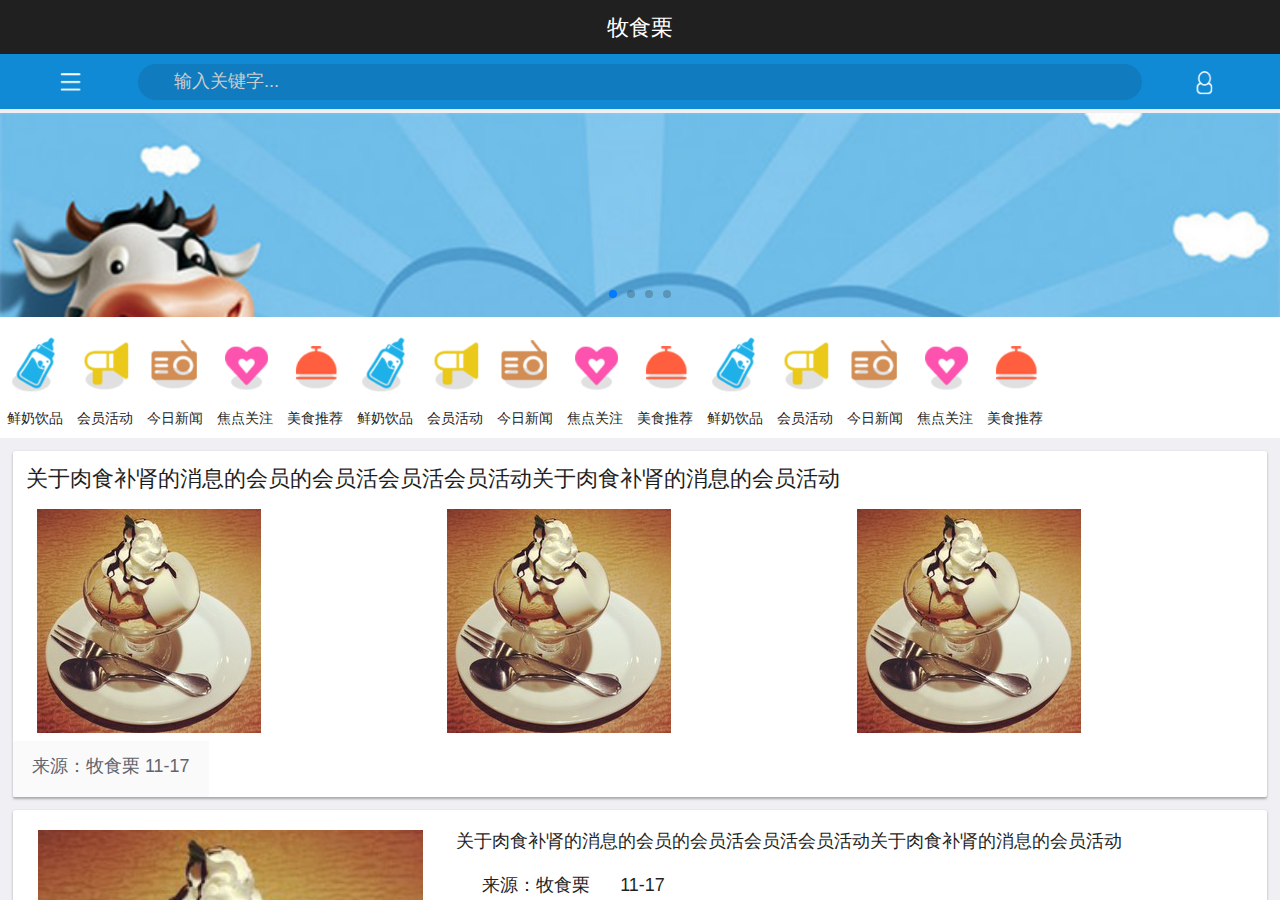
<file: msl/index.html>
<!DOCTYPE html>
<html lang="en">

	<head>
		<meta charset="utf-8">
		<meta http-equiv="X-UA-Compatible" content="IE=edge">
		<meta name="viewport" content="user-scalable=no, initial-scale=1, maximum-scale=1, minimum-scale=1, width=device-width" />
		<title>首页</title>
		<meta name="apple-mobile-web-app-capable" content="yes">
		<meta name="apple-mobile-web-app-status-bar-style" content="black">
		<link rel="stylesheet" href="static/style/css/sm.min.css">
		<link rel="stylesheet" href="static/style/css/sm-extend.min.css">
		<link rel="stylesheet" href="static/style/css/swiper.min.css" />
		<link rel="stylesheet" href="static/style/css/common.css">
		<link rel="stylesheet" href="static/style/css/index.css">
		<!--
        	时间：2016-12-26
        	描述：图片放大 css
        -->
		<link rel="stylesheet" type="text/css" href="static/style/css/photoswipe.css" />
		<link rel="stylesheet" type="text/css" href="static/style/css/default-skin.css" />
		<!--
        	时间：2016-12-26
        	描述：图片放大css  end
        -->
	</head>

	<body>
		<div class="page-group">
			<div class="page-current" id="page-login">
				<header class="bar bar-nav bg-20">
					<!--<a class="button button-link button-nav pull-left">
						<span class="icon-img img_left h-head-link"></span>
					</a>-->
					<h1 class="title h-head-tit">牧食栗</h1>
					<!--<a class="button button-link button-nav pull-right back">
						<span class="icon-img img_more h-head-link"></span>
					</a>-->
				</header>
				<!--搜索框-->
				<div class="bar bar-header-secondary bg-blue">
					<div class="searchbar msl-searchbar">
						<a class="pull-left wid-10 txt-center" href="#page-product_list">
							<span class="icon-img img_menu"></span>
						</a>
						<a class="pull-right wid-10 txt-center" href="msl_personalinfo.html">
							<span class="icon-img img_person"></span>
						</a>
						<div class="search-input msl-search wid-80 dis-in-blc">
							<label class="icon icon-search" for="search"></label>
							<input type="search" id='search' placeholder='输入关键字...' />
						</div>
					</div>
				</div>
				<!--搜索框end-->
				<div class="content">
					<!-- Slider -->
					<div class="swiper-container msl-swiper-container" data-space-between='10'>
						<div class="swiper-wrapper">
							<div class="swiper-slide" data-swiper-autoplay="2000"><img src="static/style/images/banner.png" alt=""></div>
							<div class="swiper-slide" data-swiper-autoplay="2000"><img src="static/style/images/banner.png" alt=""></div>
							<div class="swiper-slide" data-swiper-autoplay="2000"><img src="static/style/images/banner.png" alt=""></div>
							<div class="swiper-slide" data-swiper-autoplay="2000"><img src="static/style/images/banner.png" alt=""></div>
						</div>
						<div class="swiper-pagination"></div>
					</div>
					<!-- Slider end -->

					<!--
                    	时间：2016-11-17
                    	描述：轮播
                    -->
					<div class="carouselbox" style="width: 100%;">
						<div class="carouselist row  msl-sortbox mslnav" id="nav">
							<ul style="padding: 0;">
								<li class="">
									<a href="msl_milkdetail.html">
										<span class="icon-img img-drink"></span>
										<p>鲜奶饮品</p>
									</a>
								</li>
								<li class="">
									<span class="icon-img img-actieve"></span>
									<p>会员活动</p>
								</li>
								<li class="">
									<span class="icon-img img-news"></span>
									<p>今日新闻</p>
								</li>
								<li class="">
									<span class="icon-img img-focus"></span>
									<p>焦点关注</p>
								</li>
								<li class="">
									<span class="icon-img img-foods"></span>
									<p>美食推荐</p>
								</li>
								<li class="">
									<a href="msl_milkdetail.html">
										<span class="icon-img img-drink"></span>
										<p>鲜奶饮品</p>
									</a>
								</li>
								<li class="">
									<span class="icon-img img-actieve"></span>
									<p>会员活动</p>
								</li>
								<li class="">
									<span class="icon-img img-news"></span>
									<p>今日新闻</p>
								</li>
								<li class="">
									<span class="icon-img img-focus"></span>
									<p>焦点关注</p>
								</li>
								<li class="">
									<span class="icon-img img-foods"></span>
									<p>美食推荐</p>
								</li>
								<li class="">
									<a href="msl_milkdetail.html">
										<span class="icon-img img-drink"></span>
										<p>鲜奶饮品</p>
									</a>
								</li>
								<li class="">
									<span class="icon-img img-actieve"></span>
									<p>会员活动</p>
								</li>
								<li class="">
									<span class="icon-img img-news"></span>
									<p>今日新闻</p>
								</li>
								<li class="">
									<span class="icon-img img-focus"></span>
									<p>焦点关注</p>
								</li>
								<li class="">
									<span class="icon-img img-foods"></span>
									<p>美食推荐</p>
								</li>
							</ul>
						</div>
					</div>
					<!--
                    	时间：2016-11-17
                    	描述：轮播end
                    -->

					<!--
                    	时间：2016-11-17
                    	描述：news
                    -->
					<div class="card facebook-card">
						<div class="card-header no-border">
							<a href="msl_milkdiscuss.html" external>关于肉食补肾的消息的会员的会员活会员活会员活动关于肉食补肾的消息的会员活动</a>
						</div>
						<div class="card-content row msl-card-content msl-imgbox my-gallery" data-pswp-uid="1" style="display: flex;">
							<span class="col-100 msl-img-m-all-0">
								<figure class="col-33">
									<div class=" dis-in-blc">
								    	<a href="static/style/images/new-1.png"  data-size="670x712" external>
								    		<img src="static/style/images/new-1.png">
								    	</a>
									</div>
								</figure>
								<figure class="col-33">
									<div class=" dis-in-blc">
								    	<a href="static/style/images/new-1.png"  data-size="670x712" external>
								    		<img src="static/style/images/new-1.png">
								    	</a>
									</div>
								</figure>
								<figure class="col-33">
									<div class=" dis-in-blc">
								    	<a href="static/style/images/new-1.png"  data-size="670x712" external>
								    		<img src="static/style/images/new-1.png">
								    	</a>
									</div>
								</figure>
							</span>
							<br />
						</div>
						<div class="card-footer no-border msl-cardindex">
							<span href="#" class="link">来源：牧食栗</span>
							<span href="#" class="link">11-17</span>
						</div>
					</div>
					<div class="card facebook-card">
						<div class="card-content row msl-card-content my-gallery" data-pswp-uid="2">
							<span class="col-33 new_second">
								<figure class="col-100 msl-img-m-all-0">
									<div>
								    	<a href="static/style/images/new-1.png" data-size="670x712" external>
								    		<img src="static/style/images/new-1.png">
								    	</a>
									</div>
								</figure>
							</span>
							<div class="col-66">
								<p>关于肉食补肾的消息的会员的会员活会员活会员活动关于肉食补肾的消息的会员活动</p>
								<span href="#" class="link">来源：牧食栗</span>
								<span href="#" class="link">11-17</span>
							</div>
						</div>
					</div>

					<div class="card facebook-card">
						<div class="card-header no-border">
							<span>关于肉食补肾的消息的会员的会员活会员活会员活动关于肉食补肾的消息的会员活动</span>
						</div>
						<div class="card-content row msl-card-content msl-video">
							<span class="video-item"><img src="static/style/images/msl-video.png"/></span>
						</div>
						<div class="card-footer no-border msl-cardindex">
							<span href="#" class="link">来源：牧食栗</span>
							<span href="#" class="link">11-17</span>
						</div>
					</div>
					<!--
                    	时间：2016-11-17
                    	描述：news end
                    -->
				</div>
			</div>
			<div class="page" id='page-product_list'>
						<header class="bar bar-nav bg-20">
							<a class="button button-link button-nav pull-left back">
								<span class="icon-img img_left h-head-link"></span>
							</a>
							<h1 class="title h-head-tit">商品目录</h1>
							<!--<a class="button button-link button-nav pull-right back">
								<span class="icon-img img_more h-head-link"></span>
							</a>-->
						</header>
						<div class="bar bar-header-secondary">
							<div class="searchbar msl-product-searchbar">
								<a class="searchbar-cancel msl-product-searchbar">取消</a>
								<div class="search-input msl-product-search">
									<label class="icon icon-search" for="search"></label>
									<input type="search" id='search' placeholder='输入关键字...' />
								</div>
							</div>
						</div>
						<div class="content">
							<div class="row no-gutter msl-row">
								<div class="col-20 msl-left">
									<div class="buttons-tab msl-buttons-tab">
										<ul>
											<li>
												<a href="#tab1" class="tab-link active button">全部</a>
											</li>
											<li>
												<a href="#tab2" class="tab-link button">分类1</a>
											</li>
											<li>
												<a href="#tab3" class="tab-link button">分类2</a>
											</li>
											<li>
												<a href="#tab4" class="tab-link button">分类3</a>
											</li>
											<li>
												<a href="#tab5" class="tab-link button">分类4</a>
											</li>
											<li>
												<a href="#tab6" class="tab-link button">分类5</a>
											</li>
										</ul>
									</div>

								</div>
								<div class="col-80 msl-right">
									<div class="content-block m-all-0 p-all-0">
										<div class="tabs">
											<div id="tab1" class="tab active msl-product-listbox">
												<div class="card">
													<div valign="bottom" class="card-header color-white no-border no-padding">
														<img class='card-cover' src="static/style/images/new-1.png" alt="">
													</div>
													<div class="card-footer">
														<span href="#" class="link">巴黎牛奶饼干</span>
														<span href="#" class="link">
													<span class="price">¥39.99</span>
														</span>
													</div>
												</div>
												<div class="card ">
													<div valign="bottom" class="card-header color-white no-border no-padding">
														<img class='card-cover' src="static/style/images/new-2.png" alt="">
													</div>
													<div class="card-footer">
														<span href="#" class="link">巴黎牛奶饼干</span>
														<span href="#" class="link">
													<span class="price">¥39.99</span>
														</span>
													</div>
												</div>
												<div class="card ">
													<div valign="bottom" class="card-header color-white no-border no-padding">
														<img class='card-cover' src="static/style/images/new-3.png" alt="">
													</div>
													<div class="card-footer">
														<span href="#" class="link">巴黎牛奶饼干</span>
														<span href="#" class="link">
													<span class="price">¥39.99</span>
														</span>
													</div>
												</div>
											</div>
											<div id="tab2" class="tab msl-product-listbox">
												<div class="card ">
													<div valign="bottom" class="card-header color-white no-border no-padding">
														<img class='card-cover' src="static/style/images/new-2.png" alt="">
													</div>
													<div class="card-footer">
														<span href="#" class="link">巴黎牛奶饼干</span>
														<span href="#" class="link">
													<span class="price">¥39.99</span>
														</span>
													</div>
												</div>
												<div class="card ">
													<div valign="bottom" class="card-header color-white no-border no-padding">
														<img class='card-cover' src="static/style/images/new-2.png" alt="">
													</div>
													<div class="card-footer">
														<span href="#" class="link">巴黎牛奶饼干</span>
														<span href="#" class="link">
													<span class="price">¥39.99</span>
														</span>
													</div>
												</div>
												<div class="card ">
													<div valign="bottom" class="card-header color-white no-border no-padding">
														<img class='card-cover' src="static/style/images/new-2.png" alt="">
													</div>
													<div class="card-footer">
														<span href="#" class="link">巴黎牛奶饼干</span>
														<span href="#" class="link">
													<span class="price">¥39.99</span>
														</span>
													</div>
												</div>
											</div>
											<div id="tab3" class="tab msl-product-listbox">
												<div class="card ">
													<div valign="bottom" class="card-header color-white no-border no-padding">
														<img class='card-cover' src="static/style/images/new-2.png" alt="">
													</div>
													<div class="card-footer">
														<span href="#" class="link">巴黎牛奶饼干</span>
														<span href="#" class="link">
													<span class="price">¥39.99</span>
														</span>
													</div>
												</div>
												<div class="card ">
													<div valign="bottom" class="card-header color-white no-border no-padding">
														<img class='card-cover' src="static/style/images/new-2.png" alt="">
													</div>
													<div class="card-footer">
														<span href="#" class="link">巴黎牛奶饼干</span>
														<span href="#" class="link">
													<span class="price">¥39.99</span>
														</span>
													</div>
												</div>
												<div class="card ">
													<div valign="bottom" class="card-header color-white no-border no-padding">
														<img class='card-cover' src="static/style/images/new-2.png" alt="">
													</div>
													<div class="card-footer">
														<span href="#" class="link">巴黎牛奶饼干</span>
														<span href="#" class="link">
													<span class="price">¥39.99</span>
														</span>
													</div>
												</div>
											</div>
											<div id="tab4" class="tab msl-product-listbox">
												<div class="card ">
													<div valign="bottom" class="card-header color-white no-border no-padding">
														<img class='card-cover' src="static/style/images/new-2.png" alt="">
													</div>
													<div class="card-footer">
														<span href="#" class="link">巴黎牛奶饼干</span>
														<span href="#" class="link">
													<span class="price">¥39.99</span>
														</span>
													</div>
												</div>
												<div class="card ">
													<div valign="bottom" class="card-header color-white no-border no-padding">
														<img class='card-cover' src="static/style/images/new-2.png" alt="">
													</div>
													<div class="card-footer">
														<span href="#" class="link">巴黎牛奶饼干</span>
														<span href="#" class="link">
													<span class="price">¥39.99</span>
														</span>
													</div>
												</div>
												<div class="card ">
													<div valign="bottom" class="card-header color-white no-border no-padding">
														<img class='card-cover' src="static/style/images/new-2.png" alt="">
													</div>
													<div class="card-footer">
														<span href="#" class="link">巴黎牛奶饼干</span>
														<span href="#" class="link">
													<span class="price">¥39.99</span>
														</span>
													</div>
												</div>
											</div>
											<div id="tab5" class="tab msl-product-listbox">
												<div class="card ">
													<div valign="bottom" class="card-header color-white no-border no-padding">
														<img class='card-cover' src="static/style/images/new-2.png" alt="">
													</div>
													<div class="card-footer">
														<span href="#" class="link">巴黎牛奶饼干</span>
														<span href="#" class="link">
													<span class="price">¥39.99</span>
														</span>
													</div>
												</div>
												<div class="card ">
													<div valign="bottom" class="card-header color-white no-border no-padding">
														<img class='card-cover' src="static/style/images/new-2.png" alt="">
													</div>
													<div class="card-footer">
														<span href="#" class="link">巴黎牛奶饼干</span>
														<span href="#" class="link">
													<span class="price">¥39.99</span>
														</span>
													</div>
												</div>
												<div class="card ">
													<div valign="bottom" class="card-header color-white no-border no-padding">
														<img class='card-cover' src="static/style/images/new-2.png" alt="">
													</div>
													<div class="card-footer">
														<span href="#" class="link">巴黎牛奶饼干</span>
														<span href="#" class="link">
													<span class="price">¥39.99</span>
														</span>
													</div>
												</div>
											</div>
											<div id="tab6" class="tab msl-product-listbox">
												<div class="card ">
													<div valign="bottom" class="card-header color-white no-border no-padding">
														<img class='card-cover' src="static/style/images/new-2.png" alt="">
													</div>
													<div class="card-footer">
														<span href="#" class="link">巴黎牛奶饼干</span>
														<span href="#" class="link">
													<span class="price">¥39.99</span>
														</span>
													</div>
												</div>
												<div class="card ">
													<div valign="bottom" class="card-header color-white no-border no-padding">
														<img class='card-cover' src="static/style/images/new-2.png" alt="">
													</div>
													<div class="card-footer">
														<span href="#" class="link">巴黎牛奶饼干</span>
														<span href="#" class="link">
													<span class="price">¥39.99</span>
														</span>
													</div>
												</div>
												<div class="card ">
													<div valign="bottom" class="card-header color-white no-border no-padding">
														<img class='card-cover' src="static/style/images/new-2.png" alt="">
													</div>
													<div class="card-footer">
														<span href="#" class="link">巴黎牛奶饼干</span>
														<span href="#" class="link">
													<span class="price">¥39.99</span>
														</span>
													</div>
												</div>
											</div>
										</div>
									</div>
								</div>
							</div>
						</div>

			</div>
		</div>
		<!--
        	时间：2016-12-26
        	描述：img js
        -->
		<div class="pswp" tabindex="-1" role="dialog" aria-hidden="true">
			<div class="pswp__bg"></div>
			<div class="pswp__scroll-wrap">
				<div class="pswp__container">
					<div class="pswp__item"></div>
					<div class="pswp__item"></div>
					<div class="pswp__item"></div>
				</div>
				<div class="pswp__ui pswp__ui--hidden">
					<div class="pswp__top-bar">
						<div class="pswp__counter"></div>
						<button class="pswp__button pswp__button--close" title="Close (Esc)"></button>
						<button class="pswp__button pswp__button--share" title="Share"></button>
						<button class="pswp__button pswp__button--fs" title="Toggle fullscreen"></button>
						<button class="pswp__button pswp__button--zoom" title="Zoom in/out"></button>
						<div class="pswp__preloader">
							<div class="pswp__preloader__icn">
								<div class="pswp__preloader__cut">
									<div class="pswp__preloader__donut"></div>
								</div>
							</div>
						</div>
					</div>
					<div class="pswp__share-modal pswp__share-modal--hidden pswp__single-tap">
						<div class="pswp__share-tooltip"></div>
					</div>
					<button class="pswp__button pswp__button--arrow--left" title="Previous (arrow left)"></button>
					<button class="pswp__button pswp__button--arrow--right" title="Next (arrow right)"></button>
					<div class="pswp__caption">
						<div class="pswp__caption__center"></div>
					</div>
				</div>
			</div>
		</div>

		<script type="text/javascript" src="static/js/lib/zepto.js" charset="utf-8"></script>
		<script type="text/javascript" src="static/js/lib/sm.min.js" charset="utf-8"></script>
		<script type="text/javascript" src="static/js/lib/sm-extend.min.js" charset="utf-8"></script>
		<script type="text/javascript" src="static/js/lib/swiper.min.js"></script>
		<script type="text/javascript" src="static/js/lib/touchswiper.js"></script>
		<!--
        	时间：2016-12-26
        	描述：图片放大
        -->
		<script type="text/javascript" src="static/js/lib/jquery-1.11.0.min.js"></script>
		<script type="text/javascript" src="static/js/lib/photoswipe.js"></script>
		<script type="text/javascript" src="static/js/lib/photoswipe-ui-default.min.js"></script>
		<script type="text/javascript" src="static/js/lib/photoswipe-bigimg.js"></script>
		<!--
        	时间：2016-12-26
        	描述：图片放大  END
        -->
		<!--
        	时间：2016-11-23
        	描述：图片轮播js
        -->
		<script>
			var mySwiper = new Swiper('.swiper-container', {
				pagination: '.swiper-pagination',
				paginationClickable: true,
				grabCursor: true,
				autoplay: 2000
			});
		</script>
		<!--
        	时间：2016-11-23
        	描述：图片轮播js end
        -->
	</body>

</html>
</file>
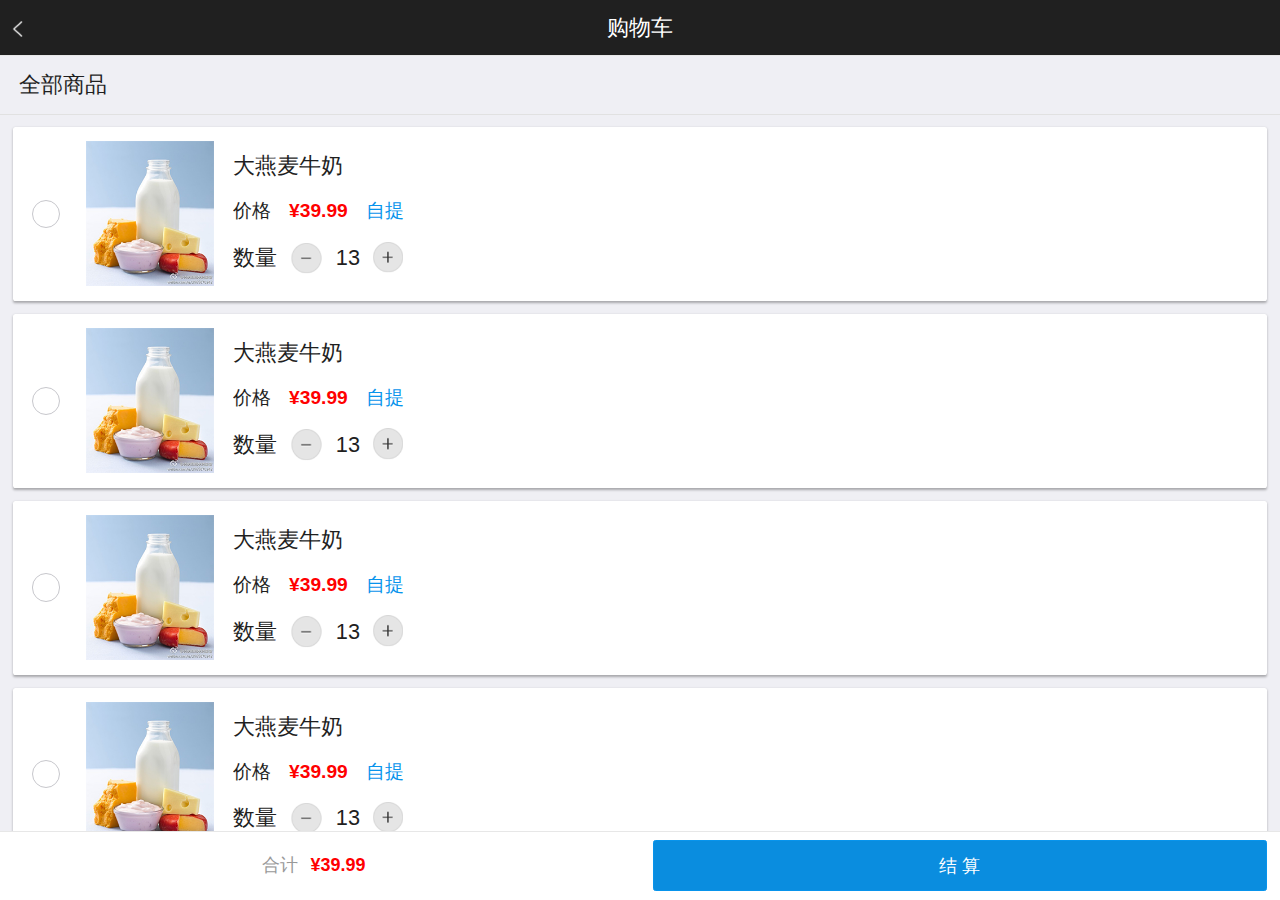
<file: msl/msl_cart.html>
<!DOCTYPE html>
<html>

	<head>
		<meta charset="utf-8">
		<meta http-equiv="X-UA-Compatible" content="IE=edge">
		<meta name="viewport" content="user-scalable=no, initial-scale=1, maximum-scale=1, minimum-scale=1, width=device-width" />
		<title>购物车</title>
		<meta name="apple-mobile-web-app-capable" content="yes">
		<meta name="apple-mobile-web-app-status-bar-style" content="black">
		<link rel="stylesheet" href="static/style/css/sm.min.css">
		<link rel="stylesheet" href="static/style/css/sm-extend.min.css">
		<link rel="stylesheet" href="static/style/css/common.css">
		<link rel="stylesheet" href="static/style/css/index.css">

	</head>

	<body>
		<div class="page-group">
			<div class="page page-current" id="page-cart">
				<header class="bar bar-nav bg-20">
					<a class="button button-link button-nav pull-left back">
						<span class="icon-img img_left h-head-link"></span>
					</a>
					<h1 class="title h-head-tit">购物车</h1>
				</header>
				<div class="content">
					<div class="m-b-3rem">
					<div class="card-header">全部商品</div>
					<div class="card">
						<div class="card-content">
							<div class="list-block media-list">
								<ul>
									<li>
										<label class="label-checkbox item-content">
									    	<input type="checkbox" name="my-radio">
									    	<div class="item-media"><i class="icon icon-form-checkbox"></i></div>
									    	<div class="item-media msl-catimg">
											<img src="static/style/images/new-2.png">
											</div>
											<div class="item-inner">
												<div class="item-title-row">
													<div class="item-title l-h-2rem">大燕麦牛奶</div>
													<div class="item-media"><i class="icon icon-remove m-r-075rem"></i></div>
												</div>
												<div class="item-subtitle">
													<span>价格</span>
													<span class="price">¥39.99</span>
													<span class="cart_type">自提</span>
												</div>
												<div class="item-title-row msl-inn-flex">
													<div class="item-title l-h-025rem">数量</div>
													<div class="item-media m-l-05rem"><i class="icon-img img_subtra"></i></div>
													<span class="l-h-025rem m-l-05rem">13</span>
													<div class="item-media m-l-05rem"><i class="icon-img img_plus"></i></div>
												</div>
											</div>
									    </label>
									</li>
								</ul>
							</div>
						</div>
					</div>
					<div class="card">
						<div class="card-content">
							<div class="list-block media-list">
								<ul>
									<li>
										<label class="label-checkbox item-content">
									    	<input type="checkbox" name="my-radio">
									    	<div class="item-media"><i class="icon icon-form-checkbox"></i></div>
									    	<div class="item-media msl-catimg">
											<img src="static/style/images/new-2.png">
											</div>
											<div class="item-inner">
												<div class="item-title-row">
													<div class="item-title l-h-2rem">大燕麦牛奶</div>
													<div class="item-media"><i class="icon icon-remove m-r-075rem"></i></div>
												</div>
												<div class="item-subtitle">
													<span>价格</span>
													<span class="price">¥39.99</span>
													<span class="cart_type">自提</span>
												</div>
												<div class="item-title-row msl-inn-flex">
													<div class="item-title l-h-025rem">数量</div>
													<div class="item-media m-l-05rem"><i class="icon-img img_subtra"></i></div>
													<span class="l-h-025rem m-l-05rem">13</span>
													<div class="item-media m-l-05rem"><i class="icon-img img_plus"></i></div>
												</div>
											</div>
									    </label>
									</li>
								</ul>
							</div>
						</div>
					</div>
					<div class="card">
						<div class="card-content">
							<div class="list-block media-list">
								<ul>
									<li>
										<label class="label-checkbox item-content">
									    	<input type="checkbox" name="my-radio">
									    	<div class="item-media"><i class="icon icon-form-checkbox"></i></div>
									    	<div class="item-media msl-catimg">
											<img src="static/style/images/new-2.png">
											</div>
											<div class="item-inner">
												<div class="item-title-row">
													<div class="item-title l-h-2rem">大燕麦牛奶</div>
													<div class="item-media"><i class="icon icon-remove m-r-075rem"></i></div>
												</div>
												<div class="item-subtitle">
													<span>价格</span>
													<span class="price">¥39.99</span>
													<span class="cart_type">自提</span>
												</div>
												<div class="item-title-row msl-inn-flex">
													<div class="item-title l-h-025rem">数量</div>
													<div class="item-media m-l-05rem"><i class="icon-img img_subtra"></i></div>
													<span class="l-h-025rem m-l-05rem">13</span>
													<div class="item-media m-l-05rem"><i class="icon-img img_plus"></i></div>
												</div>
											</div>
									    </label>
									</li>
								</ul>
							</div>
						</div>
					</div>
					<div class="card">
						<div class="card-content">
							<div class="list-block media-list">
								<ul>
									<li>
										<label class="label-checkbox item-content">
									    	<input type="checkbox" name="my-radio">
									    	<div class="item-media"><i class="icon icon-form-checkbox"></i></div>
									    	<div class="item-media msl-catimg">
											<img src="static/style/images/new-2.png">
											</div>
											<div class="item-inner">
												<div class="item-title-row">
													<div class="item-title l-h-2rem">大燕麦牛奶</div>
													<div class="item-media"><i class="icon icon-remove m-r-075rem"></i></div>
												</div>
												<div class="item-subtitle">
													<span>价格</span>
													<span class="price">¥39.99</span>
													<span class="cart_type">自提</span>
												</div>
												<div class="item-title-row msl-inn-flex">
													<div class="item-title l-h-025rem">数量</div>
													<div class="item-media m-l-05rem"><i class="icon-img img_subtra"></i></div>
													<span class="l-h-025rem m-l-05rem">13</span>
													<div class="item-media m-l-05rem"><i class="icon-img img_plus"></i></div>
												</div>
											</div>
									    </label>
									</li>
								</ul>
							</div>
						</div>
					</div>
					<div class="card">
						<div class="card-content">
							<div class="list-block media-list">
								<ul>
									<li>
										<label class="label-checkbox item-content">
									    	<input type="checkbox" name="my-radio">
									    	<div class="item-media"><i class="icon icon-form-checkbox"></i></div>
									    	<div class="item-media msl-catimg">
											<img src="static/style/images/new-2.png">
											</div>
											<div class="item-inner">
												<div class="item-title-row">
													<div class="item-title l-h-2rem">大燕麦牛奶</div>
													<div class="item-media"><i class="icon icon-remove m-r-075rem"></i></div>
												</div>
												<div class="item-subtitle">
													<span>价格</span>
													<span class="price">¥39.99</span>
													<span class="cart_type">自提</span>
												</div>
												<div class="item-title-row msl-inn-flex">
													<div class="item-title l-h-025rem">数量</div>
													<div class="item-media m-l-05rem"><i class="icon-img img_subtra"></i></div>
													<span class="l-h-025rem m-l-05rem">13</span>
													<div class="item-media m-l-05rem"><i class="icon-img img_plus"></i></div>
												</div>
											</div>
									    </label>
									</li>
								</ul>
							</div>
						</div>
					</div>
				</div>
				</div>
				<div class="bar bar-footer row  bg-fff z-99 msl-bar-footer">
					<span class="dis-in-blc col-50"><span href="#" class="button cart-button-noborder l-h-2rem msl-co-bt-totle">合计<span class="price">¥39.99</span></span>
					</span>
					<span class="dis-in-blc col-50"><a href="#" class="button cart-button msl-co-bt">结 算</a></span>
				</div>
			</div>
		</div>
		<script type='text/javascript' src='static/js/lib/zepto.js' charset='utf-8'></script>
		<script type='text/javascript' src='static/js/lib/sm.min.js' charset='utf-8'></script>
		<script type='text/javascript' src='static/js/lib/sm-extend.min.js' charset='utf-8'></script>
		<script type="text/javascript" src="static/js/app/msl.js" charset="utf-8"></script>
	</body>

</html>
</file>
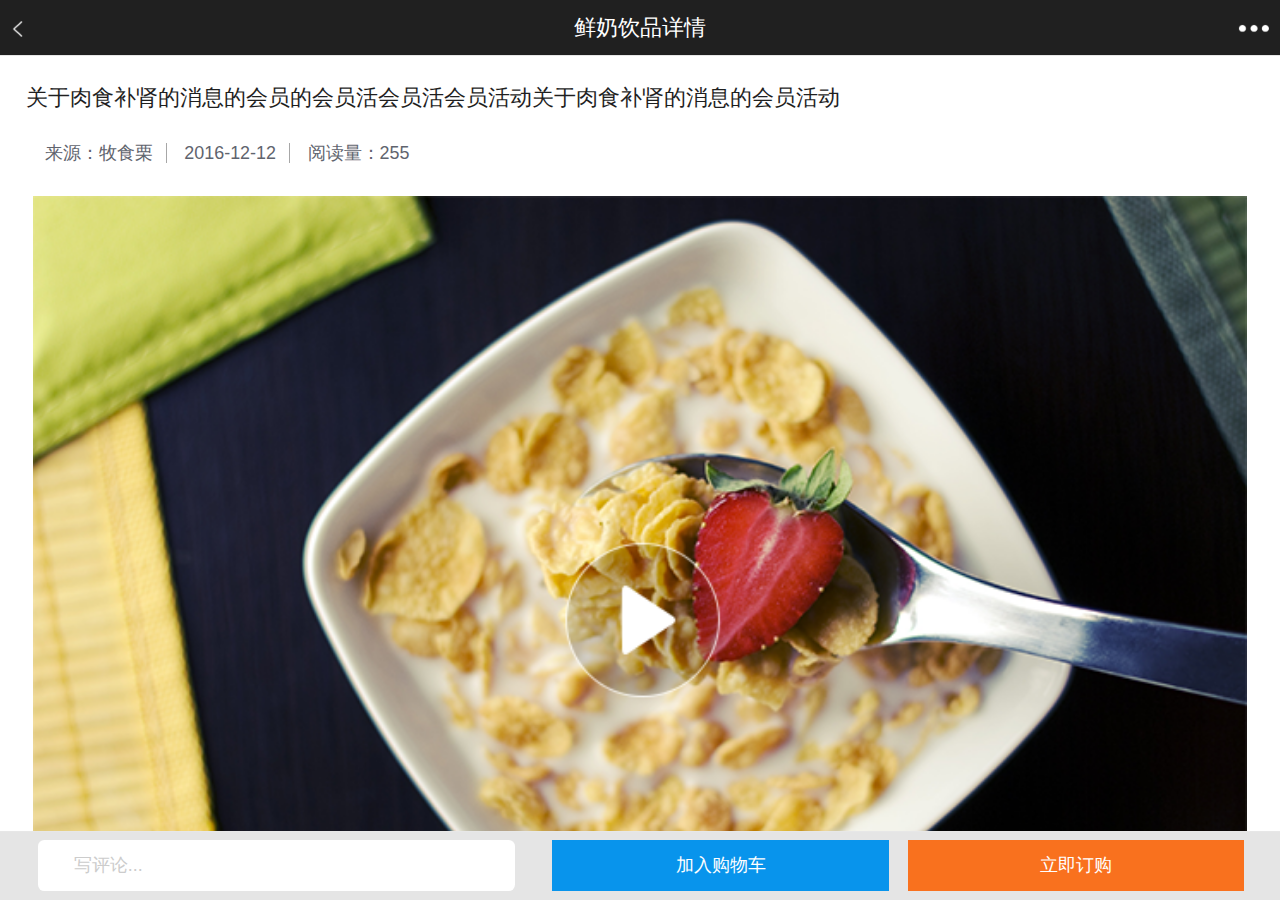
<file: msl/msl_milkdiscuss.html>
<!DOCTYPE html>
<html lang="en">

	<head>
		<meta charset="utf-8">
		<meta http-equiv="X-UA-Compatible" content="IE=edge">
		<meta name="viewport" content="user-scalable=no, initial-scale=1, maximum-scale=1, minimum-scale=1, width=device-width" />
		<title>鲜奶饮品详情</title>
		<meta name="apple-mobile-web-app-capable" content="yes">
		<meta name="apple-mobile-web-app-status-bar-style" content="black">
		<link rel="stylesheet" href="static/style/css/sm.min.css">
		<link rel="stylesheet" href="static/style/css/sm-extend.min.css">
		<link rel="stylesheet" href="static/style/css/common.css">
		<link rel="stylesheet" href="static/style/css/index.css">

	</head>

	<body>
		<div class="page-group">
			<div class="page page-current bg-fff" id="page-milkdiscuss">
				<header class="bar bar-nav bg-20">
					<a class="button button-link button-nav pull-left back">
						<span class="icon-img img_left h-head-link"></span>
					</a>
					<h1 class="title h-head-tit">鲜奶饮品详情</h1>
					<a class="button button-link button-nav pull-right back">
						<span class="icon-img img_more h-head-link"></span>
					</a>
				</header>
				<div class="content">

					<!--
                    	时间：2016-11-17
                    	描述：news
                    -->
					<div class="card facebook-card box-shadow-none">
						<div class="card-header no-border">
							<span>关于肉食补肾的消息的会员的会员活会员活会员活动关于肉食补肾的消息的会员活动</span>
						</div>
						<div class="card-footer no-border msl-cardindex msl-bg-fff">
							<span href="#" class="link msl-borderright">来源：牧食栗</span>
							<span href="#" class="link msl-borderright">2016-12-12</span>
							<span href="#" class="link p-lr-05rem">阅读量：<span>255</span></span>
						</div>
					</div>
					<div class="card facebook-card box-shadow-none">
						<div class="card-content row msl-card-content msl-video">
							<span class="video-item"><img src="static/style/images/msl-video.png"/></span>
						</div>
						<div class="card-header no-border  f-065rem">
							<p class="text-indent">每年的10月16日是“世界粮食日”，每年“世界粮食日”所在的周为“爱惜粮食、节约粮食宣传周”。为什么要定出个“世界粮食节”来？为什么还要有个“爱惜粮食、节约粮食宣传周”？难道我们的粮食不够吃吗？</p>
							<p class="text-indent">是！我国是农业大国，虽然粮食最近几年均增产，但是人均粮食占有量长期处于较低的低水平。我们国家不断人口增长，耕地面积逐年减少，在今后相当长的一段时间内，我国粮食的供需仍将在紧张中度过，我国已经成为世界上最大的粮食进口国。</p>
						</div>
						<div class="card-footer no-border msl-cardindex msl-bg-fff">
							<span href="#" class="link f-bold">评论</span>
						</div>
					</div>
					<div class="list-block media-list m-b-5rem">
						<ul>
							<li>
								<div class="item-link item-content">
									<div class="item-media msl-discuss"><img src="static/style/images/new-4.png"></div>
									<div class="item-inner msl-bg-img">
										<div class="item-title-row">
											<div class="item-title l-h-1rem">
												<span>刘晓芸</span>
												<div class="item-text msl-f-05rem">
													<span>1楼</span> 
													<span>5分钟前</span>
												</div>
											</div>
											<div class="item-media"><i class="icon-img img_goodcolor"></i><i class="m-r-025rem f-065rem">1128</i></div>
										</div>
										<div class="item-subtitle">好评，好好喝，下次还会来买...</div>
									</div>
								</div>
							</li>
							<li>
								<div class="item-link item-content">
									<div class="item-media msl-discuss"><img src="static/style/images/new-4.png"></div>
									<div class="item-inner msl-bg-img">
										<div class="item-title-row">
											<div class="item-title l-h-1rem">
												<span>刘晓芸</span>
												<div class="item-text msl-f-05rem">
													<span>2楼</span> 
													<span>2小时前</span>
												</div>
											</div>
											<div class="item-media"><i class="icon-img img_good"></i><i class="m-r-025rem f-065rem">989</i></div>
										</div>
										<div class="item-subtitle">我还会回来的...</div>
									</div>
								</div>
							</li>
						</ul>
					</div>
					<!--
                    	时间：2016-11-17
                    	描述：news end
                    -->
				</div>
				<div class="bar bar-footer bg-fff z-99 msl-bar-footer msl-discuss-bar-footer">
					<div class="searchbar row msl-searchbar-discuss">
					    <div class="search-input col-40 msl-search-input msl-research-input">
					    	<label class="icon icon-edit" for="search"></label>
					    	<input type="search" id='search' class="msl-search" placeholder='写评论...'/>
					    </div>
					    <span class="col-25 dis-none msl-discuss-bt"><a href="#" class="button msl-discuss-bt bg-orange_1">发 送</a></span>
					    <div class="col-60 msl-toggle">
					    	<span class="dis-in-blc col-50"><a href="msl_milkdrink.html" class="button msl-discuss-bt bg-blue_1 external">加入购物车</a></span>
					    	<span class="dis-in-blc col-50"><a href="#" class="button msl-discuss-bt bg-orange_1">立即订购</a></span>
					    </div>
				  	</div>
				</div>
			</div>
		</div>
		<script type="text/javascript" src="static/js/lib/zepto.js" charset="utf-8"></script>
		<script type="text/javascript" src="static/js/lib/sm.min.js" charset="utf-8"></script>
		<script type="text/javascript" src="static/js/lib/sm-extend.min.js" charset="utf-8"></script>
		<script type="text/javascript" src="static/js/lib/swiper.min.js"></script>
		<script type="text/javascript" src="static/js/app/msl.js"></script>
		<!--
        	时间：2016-11-23
        	描述：图片轮播js
        -->
		<script>
			var mySwiper = new Swiper('.swiper-container', {
				pagination: '.swiper-pagination',
				paginationClickable: true,
				grabCursor: true,
				autoplay: 2000
			});
		</script>
		<!--
        	时间：2016-11-23
        	描述：图片轮播js end
        -->
	</body>

</html>
</file>
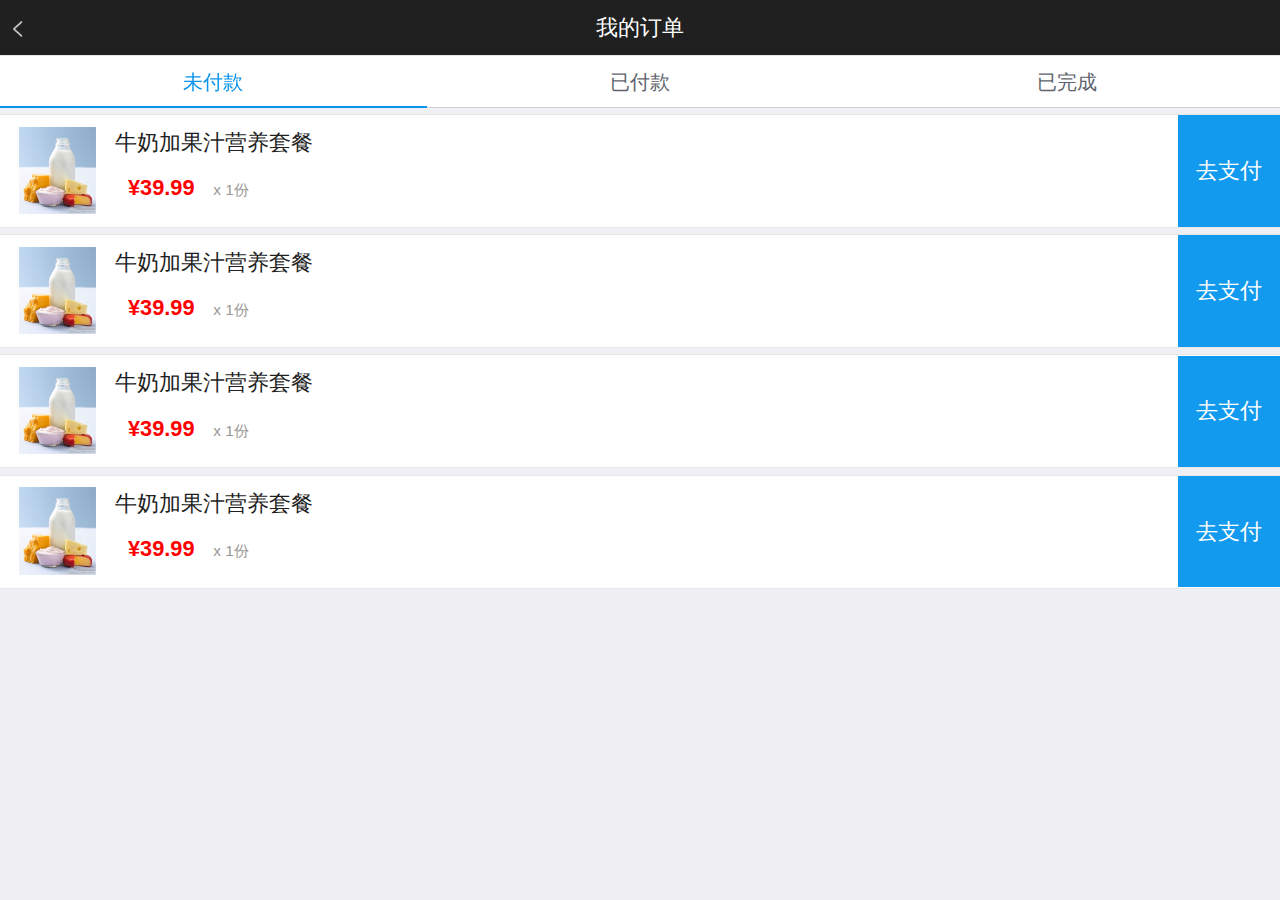
<file: msl/msl_myorder_finish.html>
<!DOCTYPE html>
<html>

	<head>
		<meta charset="utf-8">
		<meta http-equiv="X-UA-Compatible" content="IE=edge">
		<meta name="viewport" content="user-scalable=no, initial-scale=1, maximum-scale=1, minimum-scale=1, width=device-width" />
		<title>我的订单</title>
		<meta name="apple-mobile-web-app-capable" content="yes">
		<meta name="apple-mobile-web-app-status-bar-style" content="black">
		<link rel="stylesheet" href="static/style/css/sm.min.css">
		<link rel="stylesheet" href="static/style/css/sm-extend.min.css">
		<link rel="stylesheet" href="static/style/css/common.css">
		<link rel="stylesheet" href="static/style/css/index.css">
	</head>
	<body>
		<div class="page-group">
			<div class="page page-current" id="page-myorder-finish">
				<header class="bar bar-nav bg-20">
					<a class="button button-link button-nav pull-left back">
						<span class="icon-img img_left h-head-link"></span>
					</a>
					<h1 class="title h-head-tit">我的订单</h1>
				</header>
				<!--
                	作者：Roven
                	时间：2016-12-21
                	描述：正文
                -->
				<div class="content">
					<div class="buttons-tab">
						<a href="#tab1" class="tab-link active button">未付款</a>
						<a href="#tab2" class="tab-link button">已付款</a>
						<a href="#tab3" class="tab-link button">已完成</a>
					</div>
					<div class="content-inner">
						<div class="tabs">
							<!--
                            	作者：Roven
                            	时间：2016-12-21
                            	描述：tab1
                            -->
							<div id="tab1" class="tab active msl-tab">
								<div class="content-inner msl-pb-05">
									<div class="list-block media-list m-all-0">
										<ul>
											<li>
												<div class="item-content">
													<div class="item-media msl-myorder-unpay"><img src="static/style/images/new-2.png"></div>
													<div class="item-inner">
														<div class="item-title-row">
															<div class="item-title">牛奶加果汁营养套餐</div>
														</div>
														<div class="item-inner">
															<span class="price">¥39.99</span>
															<span class="product_count">x <span>1</span>份</span>
														</div>
													</div>
													<div class="item-media msl-unpay-bt">
														<a href="msl_payment.html" class="external">
															<span>去支付</span>
														</a>
													</div>
												</div>
											</li>
										</ul>
									</div>
								</div>
								<div class="content-inner msl-pb-05">
									<div class="list-block media-list m-all-0">
										<ul>
											<li>
												<div class="item-content">
													<div class="item-media msl-myorder-unpay"><img src="static/style/images/new-2.png"></div>
													<div class="item-inner">
														<div class="item-title-row">
															<div class="item-title">牛奶加果汁营养套餐</div>
														</div>
														<div class="item-inner">
															<span class="price">¥39.99</span>
															<span class="product_count">x <span>1</span>份</span>
														</div>
													</div>
													<div class="item-media msl-unpay-bt">
														<a href="msl_payment.html" class="external">
															<span>去支付</span>
														</a>
													</div>
												</div>
											</li>
										</ul>
									</div>
								</div>
								<div class="content-inner msl-pb-05">
									<div class="list-block media-list m-all-0">
										<ul>
											<li>
												<div class="item-content">
													<div class="item-media msl-myorder-unpay"><img src="static/style/images/new-2.png"></div>
													<div class="item-inner">
														<div class="item-title-row">
															<div class="item-title">牛奶加果汁营养套餐</div>
														</div>
														<div class="item-inner">
															<span class="price">¥39.99</span>
															<span class="product_count">x <span>1</span>份</span>
														</div>
													</div>
													<div class="item-media msl-unpay-bt">
														<a href="msl_payment.html" class="external">
															<span>去支付</span>
														</a>
													</div>
												</div>
											</li>
										</ul>
									</div>
								</div>
								<div class="content-inner msl-pb-05">
									<div class="list-block media-list m-all-0">
										<ul>
											<li>
												<div class="item-content">
													<div class="item-media msl-myorder-unpay"><img src="static/style/images/new-2.png"></div>
													<div class="item-inner">
														<div class="item-title-row">
															<div class="item-title">牛奶加果汁营养套餐</div>
														</div>
														<div class="item-inner">
															<span class="price">¥39.99</span>
															<span class="product_count">x <span>1</span>份</span>
														</div>
													</div>
													<div class="item-media msl-unpay-bt">
														<a href="msl_payment.html" class="external">
															<span>去支付</span>
														</a>
													</div>
												</div>
											</li>
										</ul>
									</div>
								</div>
							</div>
							<!--
                            	作者：Roven
                            	时间：2016-12-21
                            	描述：tab2
                            -->
							<div id="tab2" class="tab msl-tab">
								<div class="content-inner msl-pb-05">
									<div class="list-block media-list m-all-0">
										<ul>
											<li>
												<div class="item-content">
													<div class="item-media msl-myorder-unpay"><img src="static/style/images/new-2.png"></div>
													<div class="item-inner">
														<div class="item-title-row">
															<div class="item-title">牛奶加果汁营养套餐</div>
														</div>
														<div class="item-inner">
															<span class="price">¥39.99</span>
															<span class="product_count">x <span>1</span>份</span>
														</div>
													</div>
													<div class="item-media msl-unpay-bt msl-payok-color">
														<span class="payok">已支付</span>
													</div>
												</div>
											</li>
										</ul>
									</div>
								</div>
								<div class="content-inner msl-pb-05">
									<div class="list-block media-list m-all-0">
										<ul>
											<li>
												<div class="item-content">
													<div class="item-media msl-myorder-unpay"><img src="static/style/images/new-2.png"></div>
													<div class="item-inner">
														<div class="item-title-row">
															<div class="item-title">牛奶加果汁营养套餐</div>
														</div>
														<div class="item-inner">
															<span class="price">¥39.99</span>
															<span class="product_count">x <span>1</span>份</span>
														</div>
													</div>
													<div class="item-media msl-unpay-bt msl-payok-color">
														<span class="payok">已支付</span>
													</div>
												</div>
											</li>
										</ul>
									</div>
								</div>
								<div class="content-inner msl-pb-05">
									<div class="list-block media-list m-all-0">
										<ul>
											<li>
												<div class="item-content">
													<div class="item-media msl-myorder-unpay"><img src="static/style/images/new-2.png"></div>
													<div class="item-inner">
														<div class="item-title-row">
															<div class="item-title">牛奶加果汁营养套餐</div>
														</div>
														<div class="item-inner">
															<span class="price">¥39.99</span>
															<span class="product_count">x <span>1</span>份</span>
														</div>
													</div>
													<div class="item-media msl-unpay-bt msl-payok-color">
														<span class="payok">已支付</span>
													</div>
												</div>
											</li>
										</ul>
									</div>
								</div>
								<div class="content-inner msl-pb-05">
									<div class="list-block media-list m-all-0">
										<ul>
											<li>
												<div class="item-content">
													<div class="item-media msl-myorder-unpay"><img src="static/style/images/new-2.png"></div>
													<div class="item-inner">
														<div class="item-title-row">
															<div class="item-title">牛奶加果汁营养套餐</div>
														</div>
														<div class="item-inner">
															<span class="price">¥39.99</span>
															<span class="product_count">x <span>1</span>份</span>
														</div>
													</div>
													<div class="item-media msl-unpay-bt msl-payok-color">
														<span class="payok">已支付</span>
													</div>
												</div>
											</li>
										</ul>
									</div>
								</div>
								<div class="content-inner msl-pb-05">
									<div class="list-block media-list m-all-0">
										<ul>
											<li>
												<div class="item-content">
													<div class="item-media msl-myorder-unpay"><img src="static/style/images/new-2.png"></div>
													<div class="item-inner">
														<div class="item-title-row">
															<div class="item-title">牛奶加果汁营养套餐</div>
														</div>
														<div class="item-inner">
															<span class="price">¥39.99</span>
															<span class="product_count">x <span>1</span>份</span>
														</div>
													</div>
													<div class="item-media msl-unpay-bt msl-payok-color">
														<span class="payok">已支付</span>
													</div>
												</div>
											</li>
										</ul>
									</div>
								</div>
								<div class="content-inner msl-pb-05">
									<div class="list-block media-list m-all-0">
										<ul>
											<li>
												<div class="item-content">
													<div class="item-media msl-myorder-unpay"><img src="static/style/images/new-2.png"></div>
													<div class="item-inner">
														<div class="item-title-row">
															<div class="item-title">牛奶加果汁营养套餐</div>
														</div>
														<div class="item-inner">
															<span class="price">¥39.99</span>
															<span class="product_count">x <span>1</span>份</span>
														</div>
													</div>
													<div class="item-media msl-unpay-bt msl-payok-color">
														<span class="payok">已支付</span>
													</div>
												</div>
											</li>
										</ul>
									</div>
								</div>
							</div>
							<!--
                            	作者：Roven
                            	时间：2016-12-21
                            	描述：tab3
                            -->
							<div id="tab3" class="tab msl-tab">
								<div class="content-inner msl-pb-05">
									<div class="list-block media-list m-all-0">
										<ul>
											<li>
												<div class="item-content">
													<div class="item-media msl-myorder-unpay"><img src="static/style/images/new-2.png"></div>
													<div class="item-inner">
														<div class="item-title-row">
															<div class="item-title">牛奶加果汁营养套餐</div>
														</div>
														<div class="item-inner">
															<span class="price">¥39.99</span>
															<span class="product_count">x <span>1</span>份</span>
														</div>
													</div>
												</div>
											</li>
										</ul>
									</div>
								</div>
								<div class="content-inner msl-pb-05">
									<div class="list-block media-list m-all-0">
										<ul>
											<li>
												<div class="item-content">
													<div class="item-media msl-myorder-unpay"><img src="static/style/images/new-2.png"></div>
													<div class="item-inner">
														<div class="item-title-row">
															<div class="item-title">牛奶加果汁营养套餐</div>
														</div>
														<div class="item-inner">
															<span class="price">¥39.99</span>
															<span class="product_count">x <span>1</span>份</span>
														</div>
													</div>
												</div>
											</li>
										</ul>
									</div>
								</div>
								<div class="content-inner msl-pb-05">
									<div class="list-block media-list m-all-0">
										<ul>
											<li>
												<div class="item-content">
													<div class="item-media msl-myorder-unpay"><img src="static/style/images/new-2.png"></div>
													<div class="item-inner">
														<div class="item-title-row">
															<div class="item-title">牛奶加果汁营养套餐</div>
														</div>
														<div class="item-inner">
															<span class="price">¥39.99</span>
															<span class="product_count">x <span>1</span>份</span>
														</div>
													</div>
												</div>
											</li>
										</ul>
									</div>
								</div>
								<div class="content-inner msl-pb-05">
									<div class="list-block media-list m-all-0">
										<ul>
											<li>
												<div class="item-content">
													<div class="item-media msl-myorder-unpay"><img src="static/style/images/new-2.png"></div>
													<div class="item-inner">
														<div class="item-title-row">
															<div class="item-title">牛奶加果汁营养套餐</div>
														</div>
														<div class="item-inner">
															<span class="price">¥39.99</span>
															<span class="product_count">x <span>1</span>份</span>
														</div>
													</div>
												</div>
											</li>
										</ul>
									</div>
								</div>
								<div class="content-inner msl-pb-05">
									<div class="list-block media-list m-all-0">
										<ul>
											<li>
												<div class="item-content">
													<div class="item-media msl-myorder-unpay"><img src="static/style/images/new-2.png"></div>
													<div class="item-inner">
														<div class="item-title-row">
															<div class="item-title">牛奶加果汁营养套餐</div>
														</div>
														<div class="item-inner">
															<span class="price">¥39.99</span>
															<span class="product_count">x <span>1</span>份</span>
														</div>
													</div>
												</div>
											</li>
										</ul>
									</div>
								</div>
								<div class="content-inner msl-pb-05">
									<div class="list-block media-list m-all-0">
										<ul>
											<li>
												<div class="item-content">
													<div class="item-media msl-myorder-unpay"><img src="static/style/images/new-2.png"></div>
													<div class="item-inner">
														<div class="item-title-row">
															<div class="item-title">牛奶加果汁营养套餐</div>
														</div>
														<div class="item-inner">
															<span class="price">¥39.99</span>
															<span class="product_count">x <span>1</span>份</span>
														</div>
													</div>
												</div>
											</li>
										</ul>
									</div>
								</div>
								<div class="content-inner msl-pb-05">
									<div class="list-block media-list m-all-0">
										<ul>
											<li>
												<div class="item-content">
													<div class="item-media msl-myorder-unpay"><img src="static/style/images/new-2.png"></div>
													<div class="item-inner">
														<div class="item-title-row">
															<div class="item-title">牛奶加果汁营养套餐</div>
														</div>
														<div class="item-inner">
															<span class="price">¥39.99</span>
															<span class="product_count">x <span>1</span>份</span>
														</div>
													</div>
												</div>
											</li>
										</ul>
									</div>
								</div>
							</div>
							<!--
                            	作者：Roven
                            	时间：2016-12-21
                            	描述：tab  end
                            -->
						</div>
					</div>
				</div>
				<!--
                	作者：Roven
                	时间：2016-12-21
                	描述：正文 end
                -->
			</div>
		</div>
		<script type='text/javascript' src='static/js/lib/zepto.js' charset='utf-8'></script>
		<script type='text/javascript' src='static/js/lib/sm.min.js' charset='utf-8'></script>
		<script type='text/javascript' src='static/js/lib/sm-extend.min.js' charset='utf-8'></script>
	</body>
</html>
</file>
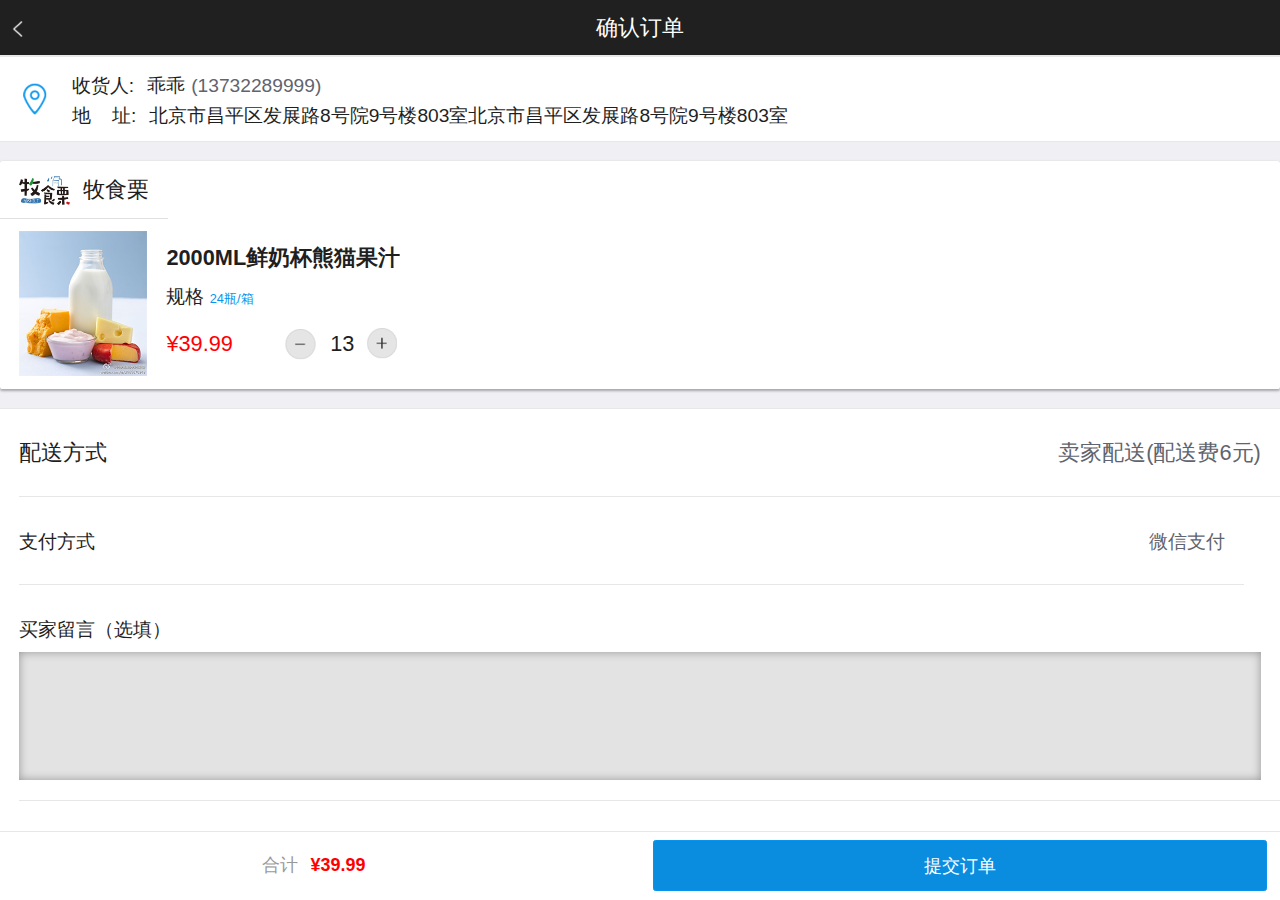
<file: msl/msl_orderok.html>
<!DOCTYPE html>
<html>

	<head>
		<meta charset="utf-8">
		<meta http-equiv="X-UA-Compatible" content="IE=edge">
		<meta name="viewport" content="user-scalable=no, initial-scale=1, maximum-scale=1, minimum-scale=1, width=device-width" />
		<title>确认订单</title>
		<meta name="apple-mobile-web-app-capable" content="yes">
		<meta name="apple-mobile-web-app-status-bar-style" content="black">
		<link rel="stylesheet" href="static/style/css/sm.min.css">
		<link rel="stylesheet" href="static/style/css/sm-extend.min.css">
		<link rel="stylesheet" href="static/style/css/common.css">
		<link rel="stylesheet" href="static/style/css/index.css">

	</head>

	<body>
		<div class="page-group">
			<div class="page page-current" id="page-memberac">
				<header class="bar bar-nav bg-20">
					<a class="button button-link button-nav pull-left back">
						<span class="icon-img img_left h-head-link"></span>
					</a>
					<h1 class="title h-head-tit">确认订单</h1>
				</header>
				<div class="content">
					<div class="list-block media-list msl-dd-block">
						<ul>
							<li>
								<label class="label-checkbox item-content">
								    	<div class="item-media"><i class="icon-img img_map"></i></div>
								    	<div class="item-inner">
								        	<div class="item-title-row msl-innerflex f-075rem">
									       		<div class="item-title"><span>收货人:</span><span class="m-l-05rem">乖乖</span></div>
									       		<div class="item-after">(13732289999)</div>
								        	</div>
								        	<div class="item-subtitle msl-item-subtitle"><span>地&nbsp;&nbsp;&nbsp;&nbsp;址:</span><span class="m-l-05rem">北京市昌平区发展路8号院9号楼803室北京市昌平区发展路8号院9号楼803室</span></div>
								    	</div>
								    	<div class="item-media"><i class="icon icon-right m-r-075rem"></i></div>
							    </label>
							</li>
						</ul>
					</div>
					<div class="card m-all-0 m-b-05rem">
						<div class="card-header dis-inn-flex">
							<div valign="bottom" class="wid-2"><img class='card-cover' src="static/style/images/msl-logo.png"></div>
							<span class="m-l-05rem">牧食栗</span>
						</div>
						<div class="card-content">
							<div class="list-block media-list">
								<ul>
									<li>
										<label class="label-checkbox item-content">
									    	<div class="item-media msl-catimg msl-m-l-0"><img src="static/style/images/new-2.png"></div>
											<div class="item-inner">
												<div class="item-title-row">
													<div class="item-title l-h-2rem msl-bold">2000ML鲜奶杯熊猫果汁</div>
												</div>
												<div class="item-subtitle">
													<span>规格</span>
													<span class="cart_type f-05rem">24瓶/箱</span>
												</div>
												<div class="item-title-row msl-inn-flex">
													<div class="item-title l-h-025rem c-red">¥39.99</div>
													<div class="item-media m-l-2rem"><i class="icon-img img_subtra"></i></div>
													<span class="l-h-025rem m-l-05rem">13</span>
													<div class="item-media m-l-05rem"><i class="icon-img img_plus"></i></div>
												</div>
											</div>
									    </label>
									</li>

								</ul>
							</div>
						</div>
					</div>
					<div class="list-block media-list m-t-075rem m-b-5rem">
						<ul>
							<li>
								<label class="label-checkbox item-content">
								    <div class="item-inner">
								       	<div class="item-title-row l-h-025rem">
									   		<div class="item-title"><span>配送方式</span></div>
									   		<div class="item-after">卖家配送(配送费6元)</div>
								       	</div>
								    </div>
							    </label>
							</li>
							<li>
								<label class="label-checkbox item-content">
								    <div class="item-inner">
								    	<div class="item-title-row f-075rem l-h-025rem">
									       	<div class="item-title"><span>支付方式</span></div>
									       	<div class="item-after">微信支付</div>
								        </div>
								    </div>
								    <div class="item-media"><i class="icon icon-right m-r-075rem"></i></div>
							    </label>
							</li>
							<li>
								<label class="label-checkbox item-content">
								    <div class="item-inner">
								    	<div class="item-title-row f-075rem l-h-025rem msl-dis-in-blc">
									       	<div class="item-title"><span>买家留言（选填）</span></div>
									       	<div class="item-input">
								            	<textarea></textarea>
								            </div>
								        </div>
								    </div>
							    </label>
							</li>
							<li>
								<label class="label-checkbox item-content">
								    <div class="item-inner">
								    	<div class="item-title-row f-075rem l-h-025rem msl-dis-in-flex fr">
									       	<div class="item-title"><span class="f-bold">共1件商品</span></div>
									       	<div class="item-after">
									       		<span>合计: <span class="price">¥39.99</span></span>
									       	</div>
								        </div>
								    </div>
							    </label>
							</li>
						</ul>
					</div>
				</div>
				<div class="bar bar-footer row  bg-fff z-99 msl-bar-footer">
					<span class="dis-in-blc col-50"><span href="#" class="button cart-button-noborder l-h-2rem msl-co-bt-totle">合计<span class="price">¥39.99</span></span>
					</span>
					<span class="dis-in-blc col-50"><a href="#" class="button cart-button msl-co-bt open-2-modal">提交订单</a></span>
				</div>
			</div>
		</div>
		<script type='text/javascript' src='static/js/lib/zepto.js' charset='utf-8'></script>
		<script type='text/javascript' src='static/js/lib/sm.min.js' charset='utf-8'></script>
		<script type='text/javascript' src='static/js/lib/sm-extend.min.js' charset='utf-8'></script>
		<script type="text/javascript" src="static/js/app/msl.js" charset="utf-8"></script>
	</body>

</html>
</file>
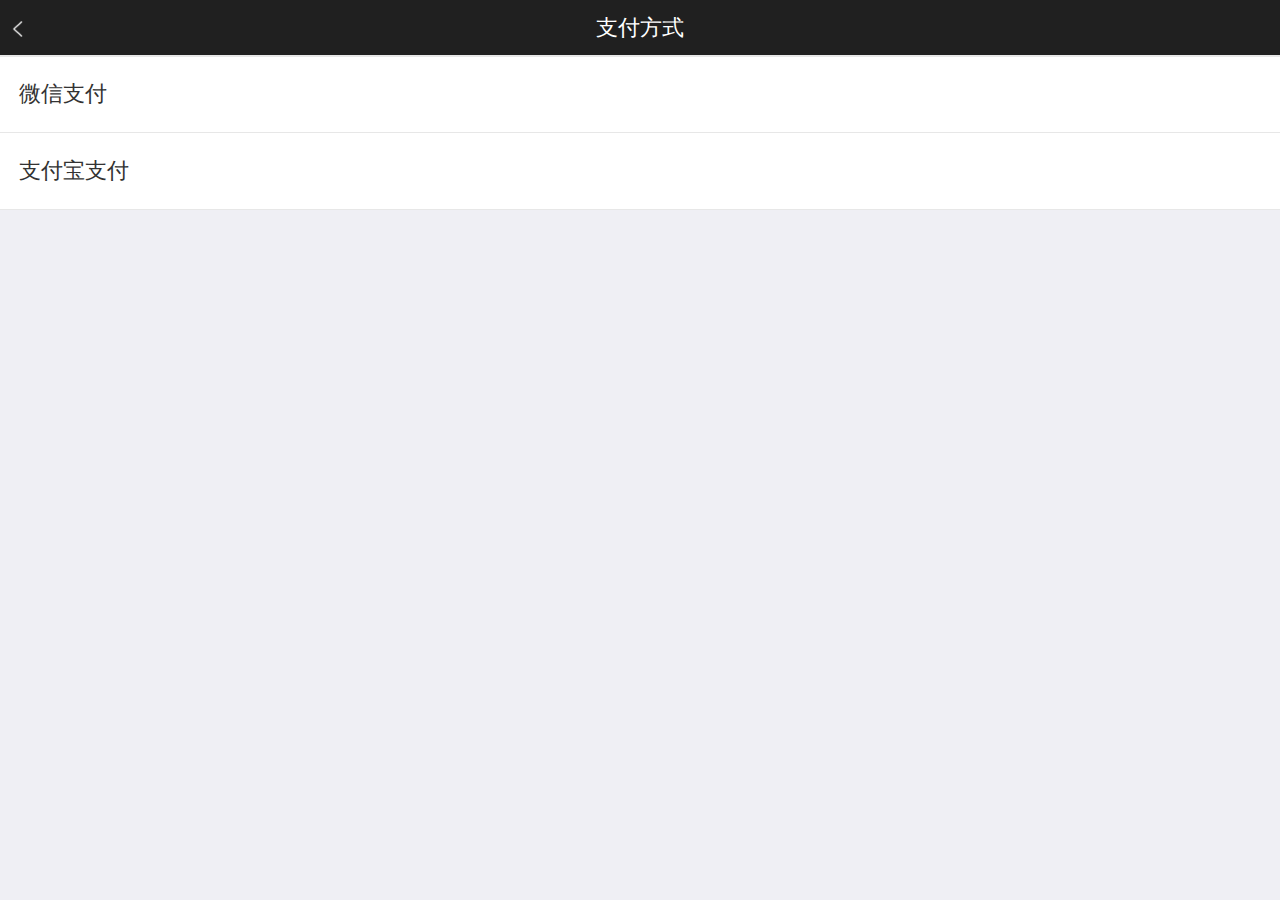
<file: msl/msl_payment.html>
<!DOCTYPE html>
<html>

	<head>
		<meta charset="utf-8">
		<meta http-equiv="X-UA-Compatible" content="IE=edge">
		<meta name="viewport" content="user-scalable=no, initial-scale=1, maximum-scale=1, minimum-scale=1, width=device-width" />
		<title>支付方式</title>
		<meta name="apple-mobile-web-app-capable" content="yes">
		<meta name="apple-mobile-web-app-status-bar-style" content="black">
		<link rel="stylesheet" href="static/style/css/sm.min.css">
		<link rel="stylesheet" href="static/style/css/sm-extend.min.css">
		<link rel="stylesheet" href="static/style/css/common.css">
		<link rel="stylesheet" href="static/style/css/index.css">

	</head>

	<body>
		<div class="page-group">
			<div class="page page-current" id="page-payment">
				<header class="bar bar-nav bg-20">
					<a class="button button-link button-nav pull-left back">
						<span class="icon-img img_left h-head-link"></span>
					</a>
					<h1 class="title h-head-tit">支付方式</h1>
				</header>
				<div class="content">
					<div class="list-block m-t-0">
						<ul>
							<li>
								<div class="paybox_weixin">
									<i class="msl-weixin msl-pay icon-img img_pay pull-right"></i>
									<a href="#" class="item-link list-button list-pay">微信支付</a>
								</div>
							</li>
							<li>
								<div class="paybox_zhifubao">
									<i class="msl-zhifubao msl-pay icon-img img_pay pull-right"></i>
									<a href="#" class="item-link list-button list-pay">支付宝支付</a>
								</div>
							</li>
						</ul>
					</div>
				</div>
			</div>
		</div>
			<script type='text/javascript' src='static/js/lib/zepto.js' charset='utf-8'></script>
			<script type='text/javascript' src='static/js/lib/sm.min.js' charset='utf-8'></script>
			<script type='text/javascript' src='static/js/lib/sm-extend.min.js' charset='utf-8'></script>
			<script type="text/javascript" src="static/js/app/msl.js" charset="utf-8"></script>
	</body>

</html>
</file>
<file: msl/static/style/css/index.css>
/*首页*/

.h-head-link {
	height: 2.2rem;
	line-height: 2.2rem;
}

.h-head-tit {
	color: #fff;
}


/*搜索*/

.bar-header-secondary {
	top: 2.1rem;
}

.msl-searchBox {
	width: 90%;
}

.msl-search input {
	-webkit-border-radius: 32px;
	-moz-border-radius: 32px;
	border-radius: 32px;
	background-color: #107cbf;
}

.msl-searchbar span {
	margin: .2rem 0;
}

.bar .searchbar .searchbar-cancel {
	color: #fff;
}

.search_lr {
	margin: .2rem 0;
}


/*图片轮播*/

.msl-swiper-container {
	padding-bottom: 0;
}

.swiper-wrapper {
	height: 8rem;
}

.swiper-wrapper .swiper-slide img {
	width: 100%;
}


/*类别轮播*/

.carouselbox {
	margin-top: -.3rem;
	background-color: #fff;
}

.carouselbox .carouselist ul {
	width: 100%;
	background-color: #fff;
}

.carouselbox .carouselist ul li {
	float: left;
	text-align: center;
}

.carouselbox .carouselist ul li:nth-child(1) {
	margin-left: 0;
}

.carouselbox .carouselist ul li p {
	/*font-size:14px ;*/
	font-size: 14px;
}

.carouselbox .mslnav {
	width: 100%;
	overflow: hidden;
	margin: 0 auto;
	height: 5rem;
	position: relative;
}

.carouselbox .mslnav ul {
	position: absolute;
	left: 0;
	top: 0;
	width: 680px;
	z-index: 1;
}

.img-drink {
	width: 2.5rem;
	height: 2.5rem;
	background-size: 18rem;
	background-position: -6.3rem -9.2rem;
}

.img-actieve {
	width: 2.5rem;
	height: 2.5rem;
	background-size: 18rem;
	background-position: -12.3rem -6.4rem;
}

.img-news {
	width: 2.5rem;
	height: 2.5rem;
	background-size: 18rem;
	background-position: -.3rem -9.2rem;
}

.img-focus {
	width: 2.5rem;
	height: 2.5rem;
	background-size: 18rem;
	background-position: -3.1rem -9.3rem;
}

.img-foods {
	width: 2.5rem;
	height: 2.5rem;
	background-size: 18rem;
	background-position: -9.1rem -9.2rem;
}

.img-expen {
	width: 2.5rem;
	height: 2.5rem;
	background-size: 18rem;
	background-position: -12.3rem -6.4rem;
}

.msl-sortbox ul li p {
	margin: .1rem 0;
}


/*news*/

.facebook-card .msl-card-content {
	margin: 0;
}

.msl-cardindex {
	display: inline-block;
}

.msl-card span:nth-child(2) {
	margin: 0 1rem;
}

.col-66 span:nth-child(2) {
	margin: 0 1rem;
}

.msl-imgbox span {
	width: 5rem;
	/*height: 5rem;*/
	display: flex;
}

.row .msl-img-m-all-0 {
	margin: 0;
}

.msl-imgbox span figure {
	margin: 0;
}

.card-content img {
	width: 100%;
	height: 100%;
}

.new_second {
	width: 5rem;
	/*height: 5rem;*/
	margin: .8rem 0 .8rem .7rem;
	display: inline-block;
}

.facebook-card .msl-video {
	margin: 0 .8rem .8rem .8rem;
}

.msl-video .video-item {
	display: block;
	/*height: 10rem;*/
}

.msl-video span img {
	width: 100%;
	height: 100%;
}


/*收货地址*/

.button.msl-button {
	width: 13.5rem;
	height: 2.5rem;
	margin: 0 auto;
	line-height: 2.5rem;
	color: #fff;
	-webkit-border-radius: 3px;
	-moz-border-radius: 3px;
	border-radius: 3px;
	background-color: #129aee;
}

.item-inner .msl-font input {
	font-size: .7rem;
}


/*支付方式*/

.content .list-block .list-pay {
	display: block;
	height: 3rem;
	line-height: 3rem;
	padding: 0 .75rem;
	text-align: left;
	color: #333;
}

.msl-pay {
	display: none;
	width: 3rem;
	height: 3rem;
	line-height: 3rem;
	padding-right: 1rem;
}


/*管理地址*/

label.label-checkbox i.msl-icon-form-checkbox {
	border: 1px solid #fff;
}

.list-block.media-list .msl-innerflex {
	display: inline-flex;
}

.msl-addr-title {
	padding: .635rem 0;
}


/*关于我们*/

.content .msl-card {
	display: block;
	width: 8rem;
	margin: 2rem auto;
}


/*卡片阴影*/

.msl-no-cardshadow {
	box-shadow: none
}


/*购物车*/

.msl-catimg {
	width: 5rem;
	margin-left: 1rem;
}

.price {
	color: red;
	margin: 0 .5rem;
	font-weight: bold;
}

.cart_type {
	color: #0894EC;
}

.item-content .item-inner .msl-inn-flex {
	display: inline-flex;
}

.cartbuttonbox {
	position: absolute;
	bottom: 0;
	width: 100%;
	padding: 0.5rem;
	margin: 0;
}

.msl-co-bt:active {
	color: #fff;
}

.msl-co-bt-totle:active {
	color: #999;
}

.cart-button {
	color: #fff;
	height: 2rem;
	line-height: 2rem;
	border-radius: .1rem;
	background-color: #0A8DDF;
}

.cart-button-noborder {
	border: none;
	color: #999;
}

.msl-bar-footer {
	height: 2.7rem;
}

.msl-button:active {
	color: ##fff;
	/*border-color: #0a8ddf;*/
}


/*确认订单*/

.list-block .msl-item-subtitle {
	white-space: pre-line;
	text-overflow: initial;
}

.msl-m-l-0 {
	margin-left: 0;
}

.item-inner .item-title-row .msl-bold {
	font-weight: bold;
}

.msl-list-block {
	margin: 0.75rem 0;
}

.msl-dd-block {
	margin: 0 0 0.75rem 0;
}

.content .list-block .msl-dis-in-blc {
	width: 100%;
	display: inline-block;
}

.content .list-block .msl-dis-in-flex {
	display: inline-flex;
}

.content .list-block .msl-dis-in-blc textarea {
	background-color: #E3E3E3;
	-webkit-box-shadow: inset 0 0 10px #0CC;
	-moz-box-shadow: inset 0 0 10px #0CC;
	box-shadow: inset 0 0 10px #969696;
}

.modal-text p {
	margin: 0;
	font-size: .5rem;
}

.modal-title {
	font-weight: bold;
}


/*右边框*/

.msl-borderright {
	padding: 0 .5rem;
	border-right: solid .05rem #A7A7A7;
}

.facebook-card .msl-bg-fff {
	background-color: #fff;
}

.msl-discuss img {
	width: 3rem;
	height: 3rem;
	border-radius: 50%;
}

.list-block .msl-f-05rem {
	font-size: .5rem;
}

.content .list-block .item-link .msl-bg-img {
	background-image: none;
}


/*鲜奶饮品详情  评论*/

.bar .searchbar span {
	margin-left: 0;
}

.bar .searchbar span .msl-discuss-bt {
	top: 0;
	color: #fff;
	padding: 0;
	height: 2rem;
	line-height: 2rem;
	border-radius: 0;
	border: none;
}

.msl-searchbar-discuss {
	height: 2.7rem;
	display: flex;
}

.msl-searchbar-discuss .search-input input {
	height: 2rem;
}

.bar .searchbar .msl-discuss-bt {
	margin-left: .5rem;
}


/*我的订单*/

.msl-myorder-unpay img {
	width: 3rem;
}

.item-inner .product_count {
	color: #999999;
	font-size: .6rem;
}

.msl-unpay-bt {
	width: 4rem;
	line-height: 3.4rem;
	text-align: center;
	min-height: 2.2rem;
	color: #fff;
	background-color: #129aee;
	cursor: pointer;
}

.msl-unpay-bt a{
	color: #fff;
	margin: 0 auto;
}
.msl-unpay-bt .payok{
	color: #lelele;
	margin: 0 auto;
}
.msl-tab {
	margin-top: .25rem;
}

.msl-pb-05 {
	padding-bottom: .25rem;
}

.msl-payok-color {
	color: #000;
	background-color: #cdcdcd;
}


/*商品目录*/

.page .bar .msl-product-searchbar {
	color: #5f646e;
}

.msl-buttons-tab ul {
	width: 100%;
	margin: 0;
	padding-left: 0;
}

.msl-buttons-tab ul li:first-child {
	border-top: solid 1px #dcdcdc;
	border-right-style: none;
}

.msl-buttons-tab ul li:last-child {
	border-bottom: none;
	border-right-style: none;
}

.msl-buttons-tab ul li {
	border-bottom: solid 1px #dcdcdc;
	border-right-style: none;
}

.msl-left .msl-buttons-tab {
	height: inherit;
	background-color: #eee;
}

.msl-left .msl-buttons-tab .active {
	color: #5f646e;
	background-color: #fff;
	border-bottom: none;
	border-right-style: none;
}

.msl-right {
	height: 100%;
	overflow: scroll;
	background-color: #fff;
}

.msl-row {
	height: 100%;
}

.msl-product-listbox .card img {
	height: 8rem;
}

.msl-product-search input {
	-webkit-border-radius: 32px;
	-moz-border-radius: 32px;
	border-radius: 32px;
}
/*个人中心*/
.list-block .msl-headimgbox{
	padding: 0;
}
.list-block .msl-headimg{
	display: block;
	text-align: center;
	margin: .5rem auto;
}
.list-block .msl-headimg .msl-pe-name{
	display: block;
	margin: .5rem auto;
}
.msl-headimg img{
	border-radius: 50%;
}
.msl-per-list{
	margin: .25rem 0;
}
.msl-per-list li a{
	padding: .5rem 0;
}
.bar .msl-orange{
	border: solid 1px orangered;
	background-color: orangered;
}
</file>
<file: msl/static/style/css/photoswipe.css>
/*! PhotoSwipe main CSS by Dmitry Semenov | photoswipe.com | MIT license */
/*
	Styles for basic PhotoSwipe functionality (sliding area, open/close transitions)
*/
/* pswp = photoswipe */
.pswp {
  display: none;
  position: absolute;
  width: 100%;
  height: 100%;
  left: 0;
  top: 0;
  overflow: hidden;
  -ms-touch-action: none;
  touch-action: none;
  z-index: 1500;
  -webkit-text-size-adjust: 100%;
  /* create separate layer, to avoid paint on window.onscroll in webkit/blink */
  -webkit-backface-visibility: hidden;
  outline: none; }
  .pswp * {
    -webkit-box-sizing: border-box;
            box-sizing: border-box; }
  .pswp img {
    max-width: none; }

/* style is added when JS option showHideOpacity is set to true */
.pswp--animate_opacity {
  /* 0.001, because opacity:0 doesn't trigger Paint action, which causes lag at start of transition */
  opacity: 0.001;
  will-change: opacity;
  /* for open/close transition */
  -webkit-transition: opacity 333ms cubic-bezier(0.4, 0, 0.22, 1);
          transition: opacity 333ms cubic-bezier(0.4, 0, 0.22, 1); }

.pswp--open {
  display: block; }

.pswp--zoom-allowed .pswp__img {
  /* autoprefixer: off */
  cursor: -webkit-zoom-in;
  cursor: -moz-zoom-in;
  cursor: zoom-in; }

.pswp--zoomed-in .pswp__img {
  /* autoprefixer: off */
  cursor: -webkit-grab;
  cursor: -moz-grab;
  cursor: grab; }

.pswp--dragging .pswp__img {
  /* autoprefixer: off */
  cursor: -webkit-grabbing;
  cursor: -moz-grabbing;
  cursor: grabbing; }

/*
	Background is added as a separate element.
	As animating opacity is much faster than animating rgba() background-color.
*/
.pswp__bg {
  position: absolute;
  left: 0;
  top: 0;
  width: 100%;
  height: 100%;
  background: #000;
  opacity: 0;
  -webkit-backface-visibility: hidden;
  will-change: opacity; }

.pswp__scroll-wrap {
  position: absolute;
  left: 0;
  top: 0;
  width: 100%;
  height: 100%;
  overflow: hidden; }

.pswp__container,
.pswp__zoom-wrap {
  -ms-touch-action: none;
  touch-action: none;
  position: absolute;
  left: 0;
  right: 0;
  top: 0;
  bottom: 0; }

/* Prevent selection and tap highlights */
.pswp__container,
.pswp__img {
  -webkit-user-select: none;
  -moz-user-select: none;
  -ms-user-select: none;
      user-select: none;
  -webkit-tap-highlight-color: transparent;
  -webkit-touch-callout: none; }

.pswp__zoom-wrap {
  position: absolute;
  width: 100%;
  -webkit-transform-origin: left top;
  -ms-transform-origin: left top;
  transform-origin: left top;
  /* for open/close transition */
  -webkit-transition: -webkit-transform 333ms cubic-bezier(0.4, 0, 0.22, 1);
          transition: transform 333ms cubic-bezier(0.4, 0, 0.22, 1); }

.pswp__bg {
  will-change: opacity;
  /* for open/close transition */
  -webkit-transition: opacity 333ms cubic-bezier(0.4, 0, 0.22, 1);
          transition: opacity 333ms cubic-bezier(0.4, 0, 0.22, 1); }

.pswp--animated-in .pswp__bg,
.pswp--animated-in .pswp__zoom-wrap {
  -webkit-transition: none;
  transition: none; }

.pswp__container,
.pswp__zoom-wrap {
  -webkit-backface-visibility: hidden; }

.pswp__item {
  position: absolute;
  left: 0;
  right: 0;
  top: 0;
  bottom: 0;
  overflow: hidden; }

.pswp__img {
  position: absolute;
  width: auto;
  height: auto;
  top: 0;
  left: 0; }

/*
	stretched thumbnail or div placeholder element (see below)
	style is added to avoid flickering in webkit/blink when layers overlap
*/
.pswp__img--placeholder {
  -webkit-backface-visibility: hidden; }

/*
	div element that matches size of large image
	large image loads on top of it
*/
.pswp__img--placeholder--blank {
  background: #222; }

.pswp--ie .pswp__img {
  width: 100% !important;
  height: auto !important;
  left: 0;
  top: 0; }

/*
	Error message appears when image is not loaded
	(JS option errorMsg controls markup)
*/
.pswp__error-msg {
  position: absolute;
  left: 0;
  top: 50%;
  width: 100%;
  text-align: center;
  font-size: 14px;
  line-height: 16px;
  margin-top: -8px;
  color: #CCC; }

.pswp__error-msg a {
  color: #CCC;
  text-decoration: underline; }
</file>
<file: msl/static/style/css/default-skin.css>
/*! PhotoSwipe Default UI CSS by Dmitry Semenov | photoswipe.com | MIT license */
/*

	Contents:

	1. Buttons
	2. Share modal and links
	3. Index indicator ("1 of X" counter)
	4. Caption
	5. Loading indicator
	6. Additional styles (root element, top bar, idle state, hidden state, etc.)

*/
/*
	
	1. Buttons

 */
/* <button> css reset */
.pswp__button {
  width: 44px;
  height: 44px;
  position: relative;
  background: none;
  cursor: pointer;
  overflow: visible;
  -webkit-appearance: none;
  display: block;
  border: 0;
  padding: 0;
  margin: 0;
  float: right;
  opacity: 0.75;
  -webkit-transition: opacity 0.2s;
          transition: opacity 0.2s;
  -webkit-box-shadow: none;
          box-shadow: none; }
  .pswp__button:focus,
  .pswp__button:hover {
    opacity: 1; }
  .pswp__button:active {
    outline: none;
    opacity: 0.9; }
  .pswp__button::-moz-focus-inner {
    padding: 0;
    border: 0; }

/* pswp__ui--over-close class it added when mouse is over element that should close gallery */
.pswp__ui--over-close .pswp__button--close {
  opacity: 1; }

.pswp__button,
.pswp__button--arrow--left:before,
.pswp__button--arrow--right:before {
  background: url(default-skin.png) 0 0 no-repeat;
  background-size: 264px 88px;
  width: 44px;
  height: 44px; }

@media (-webkit-min-device-pixel-ratio: 1.1), (-webkit-min-device-pixel-ratio: 1.09375), (min-resolution: 105dpi), (min-resolution: 1.1dppx) {
  /* Serve SVG sprite if browser supports SVG and resolution is more than 105dpi */
  .pswp--svg .pswp__button,
  .pswp--svg .pswp__button--arrow--left:before,
  .pswp--svg .pswp__button--arrow--right:before {
    background-image: url(default-skin.svg); }
  .pswp--svg .pswp__button--arrow--left,
  .pswp--svg .pswp__button--arrow--right {
    background: none; } }

.pswp__button--close {
  background-position: 0 -44px; }

.pswp__button--share {
  background-position: -44px -44px; }

.pswp__button--fs {
  display: none; }

.pswp--supports-fs .pswp__button--fs {
  display: block; }

.pswp--fs .pswp__button--fs {
  background-position: -44px 0; }

.pswp__button--zoom {
  display: none;
  background-position: -88px 0; }

.pswp--zoom-allowed .pswp__button--zoom {
  display: block; }

.pswp--zoomed-in .pswp__button--zoom {
  background-position: -132px 0; }

/* no arrows on touch screens */
.pswp--touch .pswp__button--arrow--left,
.pswp--touch .pswp__button--arrow--right {
  visibility: hidden; }

/*
	Arrow buttons hit area
	(icon is added to :before pseudo-element)
*/
.pswp__button--arrow--left,
.pswp__button--arrow--right {
  background: none;
  top: 50%;
  margin-top: -50px;
  width: 70px;
  height: 100px;
  position: absolute; }

.pswp__button--arrow--left {
  left: 0; }

.pswp__button--arrow--right {
  right: 0; }

.pswp__button--arrow--left:before,
.pswp__button--arrow--right:before {
  content: '';
  top: 35px;
  background-color: rgba(0, 0, 0, 0.3);
  height: 30px;
  width: 32px;
  position: absolute; }

.pswp__button--arrow--left:before {
  left: 6px;
  background-position: -138px -44px; }

.pswp__button--arrow--right:before {
  right: 6px;
  background-position: -94px -44px; }

/*

	2. Share modal/popup and links

 */
.pswp__counter,
.pswp__share-modal {
  -webkit-user-select: none;
  -moz-user-select: none;
  -ms-user-select: none;
      user-select: none; }

.pswp__share-modal {
  display: block;
  background: rgba(0, 0, 0, 0.5);
  width: 100%;
  height: 100%;
  top: 0;
  left: 0;
  padding: 10px;
  position: absolute;
  z-index: 1600;
  opacity: 0;
  -webkit-transition: opacity 0.25s ease-out;
          transition: opacity 0.25s ease-out;
  -webkit-backface-visibility: hidden;
  will-change: opacity; }

.pswp__share-modal--hidden {
  display: none; }

.pswp__share-tooltip {
  z-index: 1620;
  position: absolute;
  background: #FFF;
  top: 56px;
  border-radius: 2px;
  display: block;
  width: auto;
  right: 44px;
  -webkit-box-shadow: 0 2px 5px rgba(0, 0, 0, 0.25);
          box-shadow: 0 2px 5px rgba(0, 0, 0, 0.25);
  -webkit-transform: translateY(6px);
      -ms-transform: translateY(6px);
          transform: translateY(6px);
  -webkit-transition: -webkit-transform 0.25s;
          transition: transform 0.25s;
  -webkit-backface-visibility: hidden;
  will-change: transform; }
  .pswp__share-tooltip a {
    display: block;
    padding: 8px 12px;
    color: #000;
    text-decoration: none;
    font-size: 14px;
    line-height: 18px; }
    .pswp__share-tooltip a:hover {
      text-decoration: none;
      color: #000; }
    .pswp__share-tooltip a:first-child {
      /* round corners on the first/last list item */
      border-radius: 2px 2px 0 0; }
    .pswp__share-tooltip a:last-child {
      border-radius: 0 0 2px 2px; }

.pswp__share-modal--fade-in {
  opacity: 1; }
  .pswp__share-modal--fade-in .pswp__share-tooltip {
    -webkit-transform: translateY(0);
        -ms-transform: translateY(0);
            transform: translateY(0); }

/* increase size of share links on touch devices */
.pswp--touch .pswp__share-tooltip a {
  padding: 16px 12px; }

a.pswp__share--facebook:before {
  content: '';
  display: block;
  width: 0;
  height: 0;
  position: absolute;
  top: -12px;
  right: 15px;
  border: 6px solid transparent;
  border-bottom-color: #FFF;
  -webkit-pointer-events: none;
  -moz-pointer-events: none;
  pointer-events: none; }

a.pswp__share--facebook:hover {
  background: #3E5C9A;
  color: #FFF; }
  a.pswp__share--facebook:hover:before {
    border-bottom-color: #3E5C9A; }

a.pswp__share--twitter:hover {
  background: #55ACEE;
  color: #FFF; }

a.pswp__share--pinterest:hover {
  background: #CCC;
  color: #CE272D; }

a.pswp__share--download:hover {
  background: #DDD; }

/*

	3. Index indicator ("1 of X" counter)

 */
.pswp__counter {
  position: absolute;
  left: 0;
  top: 0;
  height: 44px;
  font-size: 13px;
  line-height: 44px;
  color: #FFF;
  opacity: 0.75;
  padding: 0 10px; }

/*
	
	4. Caption

 */
.pswp__caption {
  position: absolute;
  left: 0;
  bottom: 0;
  width: 100%;
  min-height: 44px; }
  .pswp__caption small {
    font-size: 11px;
    color: #BBB; }

.pswp__caption__center {
  text-align: left;
  max-width: 420px;
  margin: 0 auto;
  font-size: 13px;
  padding: 10px;
  line-height: 20px;
  color: #CCC; }

.pswp__caption--empty {
  display: none; }

/* Fake caption element, used to calculate height of next/prev image */
.pswp__caption--fake {
  visibility: hidden; }

/*

	5. Loading indicator (preloader)

	You can play with it here - http://codepen.io/dimsemenov/pen/yyBWoR

 */
.pswp__preloader {
  width: 44px;
  height: 44px;
  position: absolute;
  top: 0;
  left: 50%;
  margin-left: -22px;
  opacity: 0;
  -webkit-transition: opacity 0.25s ease-out;
          transition: opacity 0.25s ease-out;
  will-change: opacity;
  direction: ltr; }

.pswp__preloader__icn {
  width: 20px;
  height: 20px;
  margin: 12px; }

.pswp__preloader--active {
  opacity: 1; }
  .pswp__preloader--active .pswp__preloader__icn {
    /* We use .gif in browsers that don't support CSS animation */
    background: url(preloader.gif) 0 0 no-repeat; }

.pswp--css_animation .pswp__preloader--active {
  opacity: 1; }
  .pswp--css_animation .pswp__preloader--active .pswp__preloader__icn {
    -webkit-animation: clockwise 500ms linear infinite;
            animation: clockwise 500ms linear infinite; }
  .pswp--css_animation .pswp__preloader--active .pswp__preloader__donut {
    -webkit-animation: donut-rotate 1000ms cubic-bezier(0.4, 0, 0.22, 1) infinite;
            animation: donut-rotate 1000ms cubic-bezier(0.4, 0, 0.22, 1) infinite; }

.pswp--css_animation .pswp__preloader__icn {
  background: none;
  opacity: 0.75;
  width: 14px;
  height: 14px;
  position: absolute;
  left: 15px;
  top: 15px;
  margin: 0; }

.pswp--css_animation .pswp__preloader__cut {
  /* 
			The idea of animating inner circle is based on Polymer ("material") loading indicator 
			 by Keanu Lee https://blog.keanulee.com/2014/10/20/the-tale-of-three-spinners.html
		*/
  position: relative;
  width: 7px;
  height: 14px;
  overflow: hidden; }

.pswp--css_animation .pswp__preloader__donut {
  -webkit-box-sizing: border-box;
          box-sizing: border-box;
  width: 14px;
  height: 14px;
  border: 2px solid #FFF;
  border-radius: 50%;
  border-left-color: transparent;
  border-bottom-color: transparent;
  position: absolute;
  top: 0;
  left: 0;
  background: none;
  margin: 0; }

@media screen and (max-width: 1024px) {
  .pswp__preloader {
    position: relative;
    left: auto;
    top: auto;
    margin: 0;
    float: right; } }

@-webkit-keyframes clockwise {
  0% {
    -webkit-transform: rotate(0deg);
            transform: rotate(0deg); }
  100% {
    -webkit-transform: rotate(360deg);
            transform: rotate(360deg); } }

@keyframes clockwise {
  0% {
    -webkit-transform: rotate(0deg);
            transform: rotate(0deg); }
  100% {
    -webkit-transform: rotate(360deg);
            transform: rotate(360deg); } }

@-webkit-keyframes donut-rotate {
  0% {
    -webkit-transform: rotate(0);
            transform: rotate(0); }
  50% {
    -webkit-transform: rotate(-140deg);
            transform: rotate(-140deg); }
  100% {
    -webkit-transform: rotate(0);
            transform: rotate(0); } }

@keyframes donut-rotate {
  0% {
    -webkit-transform: rotate(0);
            transform: rotate(0); }
  50% {
    -webkit-transform: rotate(-140deg);
            transform: rotate(-140deg); }
  100% {
    -webkit-transform: rotate(0);
            transform: rotate(0); } }

/*
	
	6. Additional styles

 */
/* root element of UI */
.pswp__ui {
  -webkit-font-smoothing: auto;
  visibility: visible;
  opacity: 1;
  z-index: 1550; }

/* top black bar with buttons and "1 of X" indicator */
.pswp__top-bar {
  position: absolute;
  left: 0;
  top: 0;
  height: 44px;
  width: 100%; }

.pswp__caption,
.pswp__top-bar,
.pswp--has_mouse .pswp__button--arrow--left,
.pswp--has_mouse .pswp__button--arrow--right {
  -webkit-backface-visibility: hidden;
  will-change: opacity;
  -webkit-transition: opacity 333ms cubic-bezier(0.4, 0, 0.22, 1);
          transition: opacity 333ms cubic-bezier(0.4, 0, 0.22, 1); }

/* pswp--has_mouse class is added only when two subsequent mousemove events occur */
.pswp--has_mouse .pswp__button--arrow--left,
.pswp--has_mouse .pswp__button--arrow--right {
  visibility: visible; }

.pswp__top-bar,
.pswp__caption {
  background-color: rgba(0, 0, 0, 0.5); }

/* pswp__ui--fit class is added when main image "fits" between top bar and bottom bar (caption) */
.pswp__ui--fit .pswp__top-bar,
.pswp__ui--fit .pswp__caption {
  background-color: rgba(0, 0, 0, 0.3); }

/* pswp__ui--idle class is added when mouse isn't moving for several seconds (JS option timeToIdle) */
.pswp__ui--idle .pswp__top-bar {
  opacity: 0; }

.pswp__ui--idle .pswp__button--arrow--left,
.pswp__ui--idle .pswp__button--arrow--right {
  opacity: 0; }

/*
	pswp__ui--hidden class is added when controls are hidden
	e.g. when user taps to toggle visibility of controls
*/
.pswp__ui--hidden .pswp__top-bar,
.pswp__ui--hidden .pswp__caption,
.pswp__ui--hidden .pswp__button--arrow--left,
.pswp__ui--hidden .pswp__button--arrow--right {
  /* Force paint & create composition layer for controls. */
  opacity: 0.001; }

/* pswp__ui--one-slide class is added when there is just one item in gallery */
.pswp__ui--one-slide .pswp__button--arrow--left,
.pswp__ui--one-slide .pswp__button--arrow--right,
.pswp__ui--one-slide .pswp__counter {
  display: none; }

.pswp__element--disabled {
  display: none !important; }

.pswp--minimal--dark .pswp__top-bar {
  background: none; }
</file>
<file: msl/static/style/css/sm-extend.min.css>
/*!
 * =====================================================
 * SUI Mobile - http://m.sui.taobao.org/
 *
 * =====================================================
 */.photo-browser{position:absolute;left:0;top:0;width:100%;height:100%;z-index:10500}.photo-browser .bar-tab .tab-item .icon{width:14px;height:14px;margin-top:-5px}.photo-browser .bar-tab~.photo-browser-captions{bottom:52px;-webkit-transform:translate3d(0,0,0);transform:translate3d(0,0,0)}.photo-browser.photo-browser-in{display:block;-webkit-animation:photoBrowserIn .4s forwards;animation:photoBrowserIn .4s forwards}.photo-browser.photo-browser-out{display:block;-webkit-animation:photoBrowserOut .4s forwards;animation:photoBrowserOut .4s forwards}html.with-statusbar-overlay .photo-browser{height:-webkit-calc(100% - 1rem);height:calc(100% - 1rem);top:1rem}.popup>.photo-browser .navbar,.popup>.photo-browser .toolbar,body>.photo-browser .navbar,body>.photo-browser .toolbar{-webkit-transform:translate3d(0,0,0);transform:translate3d(0,0,0)}.photo-browser .page[data-page=photo-browser-slides]{background:0 0}.photo-browser .page{box-sizing:border-box;position:absolute;left:0;top:0;width:100%;height:100%;background:#efeff4}.photo-browser .view{overflow:hidden;box-sizing:border-box;position:relative;width:100%;height:100%;z-index:5000}.page[data-page=photo-browser-slides] .toolbar a{color:#4cd964}.photo-browser-popup{background:0 0}.photo-browser .navbar,.photo-browser .toolbar,.view[data-page=photo-browser-slides] .navbar,.view[data-page=photo-browser-slides] .toolbar{background:rgba(247,247,247,.95);-webkit-transition:.4s;transition:.4s}.view[data-page=photo-browser-slides] .page[data-page=photo-browser-slides] .navbar,.view[data-page=photo-browser-slides] .page[data-page=photo-browser-slides] .toolbar{-webkit-transform:translate3d(0,0,0);transform:translate3d(0,0,0)}.photo-browser-exposed .navbar,.photo-browser-exposed .toolbar{opacity:0;visibility:hidden;pointer-events:none}.photo-browser-exposed .photo-browser-swiper-container{background:#000}.photo-browser-of{margin:0 .25rem}.photo-browser-captions{pointer-events:none;position:absolute;left:0;width:100%;bottom:0;z-index:10;opacity:1;-webkit-transition:.4s;transition:.4s}.photo-browser-captions.photo-browser-captions-exposed{opacity:0}.toolbar~.photo-browser-captions{bottom:2.2rem;-webkit-transform:translate3d(0,0,0);transform:translate3d(0,0,0)}.photo-browser-exposed .toolbar~.photo-browser-captions{-webkit-transform:translate3d(0,2.2rem,0);transform:translate3d(0,2.2rem,0)}.toolbar~.photo-browser-captions.photo-browser-captions-exposed{transformt:ranslate3d(0,0,0)}.photo-browser-caption{box-sizing:border-box;-webkit-transition:.3s;transition:.3s;position:absolute;bottom:0;left:0;opacity:0;padding:.2rem .25px;width:100%;text-align:center;color:#fff;background:rgba(0,0,0,.8)}.photo-browser-caption:empty{display:none}.photo-browser-caption.photo-browser-caption-active{opacity:1}.photo-browser-captions-light .photo-browser-caption{background:rgba(255,255,255,.8);color:#3d4145}.photo-browser-exposed .photo-browser-caption{color:#fff;background:rgba(0,0,0,.8)}.photo-browser-swiper-container{position:absolute;left:0;top:0;width:100%;height:100%;overflow:hidden;background:#fff;-webkit-transition:.4s;transition:.4s}.photo-browser-swiper-wrapper{position:absolute;left:0;top:0;width:100%;height:100%;padding:0;display:-webkit-box;display:-webkit-flex;display:flex}.photo-browser-link-inactive{opacity:.3}.photo-browser-slide{width:100%;height:100%;position:relative;overflow:hidden;display:-webkit-box;display:-webkit-flex;display:flex;-webkit-box-pack:center;-webkit-justify-content:center;justify-content:center;-webkit-box-align:center;-webkit-align-items:center;align-items:center;-webkit-flex-shrink:0;flex-shrink:0;box-sizing:border-box}.photo-browser-slide.transitioning{-webkit-transition:.4s;transition:.4s}.photo-browser-slide span.photo-browser-zoom-container{width:100%;text-align:center;display:none}.photo-browser-slide img{width:auto;height:auto;max-width:100%;max-height:100%;display:none}.photo-browser-slide.swiper-slide-active span.photo-browser-zoom-container,.photo-browser-slide.swiper-slide-next span.photo-browser-zoom-container,.photo-browser-slide.swiper-slide-prev span.photo-browser-zoom-container{display:block}.photo-browser-slide.swiper-slide-active img,.photo-browser-slide.swiper-slide-next img,.photo-browser-slide.swiper-slide-prev img{display:inline}.photo-browser-slide.swiper-slide-active.photo-browser-slide-lazy .preloader,.photo-browser-slide.swiper-slide-next.photo-browser-slide-lazy .preloader,.photo-browser-slide.swiper-slide-prev.photo-browser-slide-lazy .preloader{display:block}.photo-browser-slide iframe{width:100%;height:100%}.photo-browser-slide .preloader{display:none;position:absolute;width:2.1rem;height:2.1rem;margin-left:-2.1rem;margin-top:-2.1rem;left:50%;top:50%}.photo-browser-dark .navbar,.photo-browser-dark .toolbar{background:rgba(30,30,30,.8);color:#fff}.photo-browser-dark .navbar:before,.photo-browser-dark .toolbar:before{display:none}.photo-browser-dark .navbar:after,.photo-browser-dark .toolbar:after{display:none}.photo-browser-dark .navbar a,.photo-browser-dark .toolbar a{color:#fff}.photo-browser-dark .photo-browser-swiper-container{background:#000}@-webkit-keyframes photoBrowserIn{0%{-webkit-transform:translate3d(0,0,0) scale(.5);transform:translate3d(0,0,0) scale(.5);opacity:0}100%{-webkit-transform:translate3d(0,0,0) scale(1);transform:translate3d(0,0,0) scale(1);opacity:1}}@keyframes photoBrowserIn{0%{-webkit-transform:translate3d(0,0,0) scale(.5);transform:translate3d(0,0,0) scale(.5);opacity:0}100%{-webkit-transform:translate3d(0,0,0) scale(1);transform:translate3d(0,0,0) scale(1);opacity:1}}@-webkit-keyframes photoBrowserOut{0%{-webkit-transform:translate3d(0,0,0) scale(1);transform:translate3d(0,0,0) scale(1);opacity:1}100%{-webkit-transform:translate3d(0,0,0) scale(.5);transform:translate3d(0,0,0) scale(.5);opacity:0}}@keyframes photoBrowserOut{0%{-webkit-transform:translate3d(0,0,0) scale(1);transform:translate3d(0,0,0) scale(1);opacity:1}100%{-webkit-transform:translate3d(0,0,0) scale(.5);transform:translate3d(0,0,0) scale(.5);opacity:0}}.swiper-container{margin:0 auto;position:relative;overflow:hidden;padding-bottom:30px;z-index:1}.swiper-container-no-flexbox .swiper-slide{float:left}.swiper-container-vertical>.swiper-wrapper{-webkit-box-orient:vertical;-webkit-flex-direction:column;flex-direction:column}.swiper-wrapper{position:relative;width:100%;height:100%;z-index:1;display:-webkit-box;display:-webkit-flex;display:flex;-webkit-transform-style:preserve-3d;-ms-transform-style:preserve-3d;transform-style:preserve-3d;-webkit-transition-property:-webkit-transform;transition-property:transform;box-sizing:content-box}.swiper-container-android .swiper-slide,.swiper-wrapper{-webkit-transform:translate3d(0,0,0);transform:translate3d(0,0,0)}.swiper-container-multirow>.swiper-wrapper{-webkit-box-lines:multiple;-moz-box-lines:multiple;-ms-fles-wrap:wrap;-webkit-flex-wrap:wrap;flex-wrap:wrap}.swiper-container-free-mode>.swiper-wrapper{-webkit-transition-timing-function:ease-out;transition-timing-function:ease-out;margin:0 auto}.swiper-slide{-webkit-transform-style:preserve-3d;-ms-transform-style:preserve-3d;transform-style:preserve-3d;-webkit-flex-shrink:0;-ms-flex:0 0 auto;-webkit-flex-shrink:0;flex-shrink:0;width:100%;height:100%;position:relative}.swiper-container .swiper-notification{position:absolute;left:0;top:0;pointer-events:none;opacity:0;z-index:-1000}.swiper-wp8-horizontal{touch-action:pan-y}.swiper-wp8-vertical{touch-action:pan-x}.swiper-button-next,.swiper-button-prev{position:absolute;top:50%;width:27px;height:44px;margin-top:-22px;z-index:10;cursor:pointer;background-size:27px 44px;background-position:center;background-repeat:no-repeat}.swiper-button-next.swiper-button-disabled,.swiper-button-prev.swiper-button-disabled{opacity:.35;cursor:auto;pointer-events:none}.swiper-button-prev,.swiper-container-rtl .swiper-button-next{background-image:url("data:image/svg+xml;charset=utf-8,%3Csvg%20xmlns%3D'http%3A%2F%2Fwww.w3.org%2F2000%2Fsvg'%20viewBox%3D'0%200%2027%2044'%3E%3Cpath%20d%3D'M0%2C22L22%2C0l2.1%2C2.1L4.2%2C22l19.9%2C19.9L22%2C44L0%2C22L0%2C22L0%2C22z'%20fill%3D'%23007aff'%2F%3E%3C%2Fsvg%3E");left:10px;right:auto}.swiper-button-next,.swiper-container-rtl .swiper-button-prev{background-image:url("data:image/svg+xml;charset=utf-8,%3Csvg%20xmlns%3D'http%3A%2F%2Fwww.w3.org%2F2000%2Fsvg'%20viewBox%3D'0%200%2027%2044'%3E%3Cpath%20d%3D'M27%2C22L27%2C22L5%2C44l-2.1-2.1L22.8%2C22L2.9%2C2.1L5%2C0L27%2C22L27%2C22z'%20fill%3D'%23007aff'%2F%3E%3C%2Fsvg%3E");right:10px;left:auto}.swiper-pagination{position:absolute;text-align:center;-webkit-transition:.3s;transition:.3s;-webkit-transform:translate3d(0,0,0);transform:translate3d(0,0,0);z-index:10}.swiper-pagination.swiper-pagination-hidden{opacity:0}.swiper-pagination-bullet{width:8px;height:8px;display:inline-block;border-radius:100%;background:#000;opacity:.2}.swiper-pagination-bullet-active{opacity:1;background:#007aff}.swiper-container-vertical>.swiper-pagination{right:10px;top:50%;-webkit-transform:translate3d(0,-50%,0);transform:translate3d(0,-50%,0)}.swiper-container-vertical>.swiper-pagination .swiper-pagination-bullet{margin:5px 0;display:block}.swiper-container-horizontal>.swiper-pagination{bottom:10px;left:0;width:100%}.swiper-container-horizontal>.swiper-pagination .swiper-pagination-bullet{margin:0 5px}.swiper-container-3d{-webkit-perspective:1200px;-o-perspective:1200px;perspective:1200px}.swiper-container-3d .swiper-cube-shadow,.swiper-container-3d .swiper-slide,.swiper-container-3d .swiper-slide-shadow-bottom,.swiper-container-3d .swiper-slide-shadow-left,.swiper-container-3d .swiper-slide-shadow-right,.swiper-container-3d .swiper-slide-shadow-top,.swiper-container-3d .swiper-wrapper{-webkit-transform-style:preserve-3d;-ms-transform-style:preserve-3d;transform-style:preserve-3d}.swiper-container-3d .swiper-slide-shadow-bottom,.swiper-container-3d .swiper-slide-shadow-left,.swiper-container-3d .swiper-slide-shadow-right,.swiper-container-3d .swiper-slide-shadow-top{position:absolute;left:0;top:0;width:100%;height:100%;pointer-events:none;z-index:10}.swiper-container-3d .swiper-slide-shadow-left{background-image:-webkit-gradient(linear,left top,right top,from(rgba(0,0,0,.5)),to(rgba(0,0,0,0)));background-image:-webkit-linear-gradient(right,rgba(0,0,0,.5),rgba(0,0,0,0));background-image:linear-gradient(to left,rgba(0,0,0,.5),rgba(0,0,0,0))}.swiper-container-3d .swiper-slide-shadow-right{background-image:-webkit-gradient(linear,right top,left top,from(rgba(0,0,0,.5)),to(rgba(0,0,0,0)));background-image:-webkit-linear-gradient(left,rgba(0,0,0,.5),rgba(0,0,0,0));background-image:linear-gradient(to right,rgba(0,0,0,.5),rgba(0,0,0,0))}.swiper-container-3d .swiper-slide-shadow-top{background-image:-webkit-gradient(linear,left top,left bottom,from(rgba(0,0,0,.5)),to(rgba(0,0,0,0)));background-image:-webkit-linear-gradient(bottom,rgba(0,0,0,.5),rgba(0,0,0,0));background-image:linear-gradient(to top,rgba(0,0,0,.5),rgba(0,0,0,0))}.swiper-container-3d .swiper-slide-shadow-bottom{background-image:-webkit-gradient(linear,left bottom,left top,from(rgba(0,0,0,.5)),to(rgba(0,0,0,0)));background-image:-webkit-linear-gradient(top,rgba(0,0,0,.5),rgba(0,0,0,0));background-image:linear-gradient(to bottom,rgba(0,0,0,.5),rgba(0,0,0,0))}.swiper-container-coverflow .swiper-wrapper{-ms-perspective:1200px}.swiper-container-fade.swiper-container-free-mode .swiper-slide{-webkit-transition-timing-function:ease-out;transition-timing-function:ease-out}.swiper-container-fade .swiper-slide{pointer-events:none}.swiper-container-fade .swiper-slide-active{pointer-events:auto}.swiper-container-cube{overflow:visible}.swiper-container-cube .swiper-slide{pointer-events:none;visibility:hidden;-webkit-transform-origin:0 0;transform-origin:0 0;-webkit-backface-visibility:hidden;-ms-backface-visibility:hidden;backface-visibility:hidden;width:100%;height:100%}.swiper-container-cube.swiper-container-rtl .swiper-slide{-webkit-transform-origin:100% 0;transform-origin:100% 0}.swiper-container-cube .swiper-slide-active,.swiper-container-cube .swiper-slide-next,.swiper-container-cube .swiper-slide-next+.swiper-slide,.swiper-container-cube .swiper-slide-prev{pointer-events:auto;visibility:visible}.swiper-container-cube .swiper-cube-shadow{position:absolute;left:0;bottom:0;width:100%;height:100%;background:#000;opacity:.6;-webkit-filter:blur(50px);filter:blur(50px)}.swiper-container-cube.swiper-container-vertical .swiper-cube-shadow{z-index:0}.swiper-scrollbar{border-radius:10px;position:relative;-ms-touch-action:none;background:rgba(0,0,0,.1)}.swiper-container-horizontal>.swiper-scrollbar{position:absolute;left:1%;bottom:3px;z-index:50;height:5px;width:98%}.swiper-container-vertical>.swiper-scrollbar{position:absolute;right:3px;top:1%;z-index:50;width:5px;height:98%}.swiper-scrollbar-drag{height:100%;width:100%;position:relative;background:rgba(0,0,0,.5);border-radius:10px;left:0;top:0}.swiper-scrollbar-cursor-drag{cursor:move}.swiper-slide .preloader{width:42px;height:42px;position:absolute;left:50%;top:50%;margin-left:-21px;margin-top:-21px;z-index:10}.swiper-slide img{display:block}
</file>
<file: msl/static/style/css/common.css>
/*
 * Licensed to the Apache Software Foundation (ASF) under one
 * or more contributor license agreements.  See the NOTICE file
 * distributed with this work for additional information
 * regarding copyright ownership.  The ASF licenses this file
 * to you under the Apache License, Version 2.0 (the
 * "License"); you may not use this file except in compliance
 * with the License.  You may obtain a copy of the License at
 *
 * http://www.apache.org/licenses/LICENSE-2.0
 *
 * Unless required by applicable law or agreed to in writing,
 * software distributed under the License is distributed on an
 * "AS IS" BASIS, WITHOUT WARRANTIES OR CONDITIONS OF ANY
 * KIND, either express or implied.  See the License for the
 * specific language governing permissions and limitations
 * under the License.
 */
* {
    -webkit-tap-highlight-color: rgba(0,0,0,0); /* make transparent link selection, adjust last value opacity 0 to 1.0 */
}
html,body{
	background-color: #fff;
}
body {
    -webkit-touch-callout: none;                /* prevent callout to copy image, etc when tap to hold */
    -webkit-text-size-adjust: none;             /* prevent webkit from resizing text to fit */
    -webkit-user-select: none;                  /* prevent copy paste, to allow, change 'none' to 'text' */
    background-color:#E4E4E4;
    background-image:linear-gradient(top, #A7A7A7 0%, #E4E4E4 51%);
    background-image:-webkit-linear-gradient(top, #A7A7A7 0%, #E4E4E4 51%);
    background-image:-ms-linear-gradient(top, #A7A7A7 0%, #E4E4E4 51%);
    background-image:-webkit-gradient(
        linear,
        left top,
        left bottom,
        color-stop(0, #A7A7A7),
        color-stop(0.51, #E4E4E4)
    );
    background-attachment:fixed;
    font-family:'HelveticaNeue-Light', 'HelveticaNeue', Helvetica, Arial, sans-serif;
    font-size:0.85rem;
    height:100%;
    margin:0px;
    padding:0px;
    width:100%;
    color: #1f1f1f;
}

/* Portrait layout (default) */
.app {
    background:url(../img/logo.png) no-repeat center top; /* 170px x 200px */
    position:absolute;             /* position in the center of the screen */
    left:50%;
    top:50%;
    height:50px;                   /* text area height */
    width:225px;                   /* text area width */
    text-align:center;
    padding:180px 0px 0px 0px;     /* image height is 200px (bottom 20px are overlapped with text) */
    margin:-115px 0px 0px -112px;  /* offset vertical: half of image height and text area height */
                                   /* offset horizontal: half of text area width */
}

/* Landscape layout (with min-width) */
@media screen and (min-aspect-ratio: 1/1) and (min-width:400px) {
    .app {
        background-position:left center;
        padding:75px 0px 75px 170px;  /* padding-top + padding-bottom + text area = image height */
        margin:-90px 0px 0px -198px;  /* offset vertical: half of image height */
                                      /* offset horizontal: half of image width and text area width */
    }
}
@media only screen and (max-width: 320px) {
  html {
    font-size: 18px !important;
  }
}

h1 {
    font-size:1.7rem;
    font-weight:normal;
    margin:0px;
    overflow:visible;
    padding:0px;
    text-align:center;
}

.event {
    border-radius:4px;
    -webkit-border-radius:4px;
    color:#FFFFFF;
    font-size:12px;
    margin:0px 30px;
    padding:2px 0px;
}

.event.listening {
    background-color:#333333;
    display:block;
}

.event.received {
    background-color:#4B946A;
    display:none;
}

@keyframes fade {
    from { opacity: 1.0; }
    50% { opacity: 0.4; }
    to { opacity: 1.0; }
}
 
@-webkit-keyframes fade {
    from { opacity: 1.0; }
    50% { opacity: 0.4; }
    to { opacity: 1.0; }
}
 
.blink {
    animation:fade 3000ms infinite;
    -webkit-animation:fade 3000ms infinite;
}
/*公共部分*/
ul,ol,li{
	list-style-type: none;
}
.cursor{
	cursor:pointer ;
}
a{
	color: #1e1e1e;
}
/*字体颜色*/
.c-orange{
	color: #ff5624;
}
.c-blue{
	color: #157EFB;
}
.c-1f{
	color: #1F1F1F;
}
.cfff{
	color: #fff;
}
.cb4{
	color: #b4b4b4;
}
.c96,
.color-c96{
	color: #969696;
}
.c-ok{
	color: #30d0c6;
}
.c-3b{
	color: #3B3B3B;
}
.c-red{
	color: red;
}
/*背景颜色*/
.bgf{
	background-color: #FFFFFF;
}
.bg-orange_1{
	background-color:#f9711e ;
}
.bg-blue_1{
	background-color: #0894ec;
}
.bg-black{
	background-color: #000000;
}
.bg-20{
	background-color: #202020;
}
.bg-blue{
	background-color: #129aee;
}
.bg-yel{
	background-color: #ff5624;
}
.bgfa{
	background-color: #fafafa;
}
.bg-gray{
	background-color: #fafafa;
}
.bge6{
	background-color: #E6E6E6;
}
.bg-green{
	background-color: #30d0c6;
}
.bg-fff{
	background-color: #ffffff;
}
/*图片*/
.icon-img{
	display: inline-block;
	width: 1.5rem;
	height: 1rem;
	background-image: url(../images/icon_img.png);
	background-size: 10rem;
}
.img_left{
	background-position: -5.5rem .3rem;
}
.img_menu{
	background-position: -7rem -0.27rem;
}
.img_more{
	background-position: -8.5rem -1.5rem;
}
.img_person{
	background-position: -8.4rem -0.3rem;
}
.img_pay{
	background-position: 0rem .3rem;
	background-size: 14rem;
}
.img_addr {
    width: 1.2rem;
    height: 1.2rem;
    background-size: 15rem;
    background-position: -3.2rem -0.65rem;
}
.img_plus {
    width: 1.3rem;
    height: 1.3rem;
    background-size: 14rem;
    background-position: -2.85rem -14.75rem;
}
.img_subtra {
    width: 1.3rem;
    height: 1.3rem;
    background-size: 14rem;
    background-position: -7.55rem -14.55rem;
}
.img_map {
    width: 1.3rem;
    height: 1.3rem;
    background-size: 14rem;
    background-position: -5.2rem -14.45rem;
}
.img_good{
	width: 1.3rem;
    height: 1.3rem;
    background-size: 14rem;
    background-position: -7.6rem -2.8rem;
}
.img_goodcolor{
	width: 1.3rem;
    height: 1.3rem;
    background-size: 14rem;
    background-position:-12.2rem -7.45rem;
}
/*对齐方式*/
.text-right{
	text-align: right;
}
.text-left{
	text-align: left;
}
.text-center{
	text-align: center;
}
.fl{
	float: left;
}
.fr{
	float: right;
}
/*字体大小*/
.f-bold{
	font-weight: bold;
}
.f-1rem{
	font-size: 1rem;
}
.f-095rem{
	font-size: 0.95rem;
}
.f-09rem{
	font-size: 0.9rem;
}
.f-085rem{
	font-size: 0.85rem;
}
.f-075rem{
	font-size: 0.75rem;
}
.f-07rem{
	font-size: 0.7rem;
}
.f-065rem{
	font-size: 0.65rem;
}
.f-06rem{
	font-size: 0.6rem;
}
.f-05rem{
	font-size: 0.5rem;
}
/*行高*/
.l-h-1rem{
	line-height: 1rem;
}
.l-h-2rem{
	line-height: 2rem;
}
.l-h-025rem{
	line-height: 025rem;
}
.l-h-025rem{
	line-height: 2.5rem;
}
.l-h-015rem{
	line-height: 1.5rem;
}
.m-all-0{
	margin: 0;
}
.m-tb-05rem{
	margin-top: 0.5rem;
	margin-bottom: 0.5rem;
}
.m-t-075rem{
	margin-top: 0.75rem;
}
.m-t-202rem{
	margin-top: 2.2rem;
}
.m-t-0{
	margin-top: 0;
}
.m-b-05rem{
	margin-bottom: 0.5rem;
}
.m-b-202rem{
	margin-bottom: 2.2rem;
}
.m-tb-202rem{
	margin-top: 2.2rem;
	margin-bottom: 2.2rem;
}
.m-b-3rem{
	margin-bottom: 3rem;
}
.m-b-5rem{
	margin-bottom: 5rem;
}
.m-l-05rem{
	margin-left: 0.5rem;
}
.m-l-1rem{
	margin-left: 1rem;
}
.m-l-2rem{
	margin-left: 2rem;
}
.m-r-025rem{
	margin-right: 0.25rem;
}
.m-r-05rem{
	margin-right: 0.5rem;
}
.m-r-075rem{
	margin-right: 0.75rem;
}
.p-all-0{
	padding: 0;
}
.pb5{
	padding-bottom: 5rem;
}
.p-tb-07rem{
	padding-top: 0.7rem;
	padding-bottom: 0.7rem;
}
.p-tb-05rem{
	padding-top: 0.5rem;
	padding-bottom: 0.5rem;
}
.p-tb-03rem{
	padding-top: 0.3rem;
	padding-bottom: 0.3rem;
}
.p-lr-05rem{
	padding-left: 0.5rem;
	padding-right: 0.5rem;
}
.p-lr-075rem{
	padding-left: 0.75rem;
	padding-right: 0.75rem;
}
.p-l-075rem{
	padding-left: 0.75rem;
}
.button-yel{
	border-color: #ff5624;
	color: #ff5624;	
}
.button-gray{
	border-color: #989898;
	color: #989898;	
}
.border-bottom-e6{
	border-bottom: 1px solid #E6E6E6;
}
.border-top-e6{
	border-top: 1px solid #e7e7e7;
}
.block{
	width: 100%;
	display: block;
}
.col-1{
	width: 1%;
}
.col-2{
	width: 2%;
}
.col-94{
	width: 94%;
}
.col-98{
	width: 98%;
}
.wid-2{
	width: 2rem;
}
.wid-5{
	width: 5rem;
}
.wid-10{
	width: 10%;
}
.wid-80{
	width: 80%;
}
.dis-none{
	display: none;
}
.dis-in-blc{
	display: inline-block;
}
.dis-blc{
	display: block;
}
.dis-inn{
	display: inline;
}
.dis-inn-flex{
	display: inline-flex;
}
.dis-flex{
	display:flex ;
}
.txt-center{
	text-align: center;
}
.banner-imgbox{
	width: 100%;
}
.banner-imgbox img{
	width: 100%;
	height: 100%;
}
.z-15{
	z-index: 15;
}
.z-20{
	position: absolute;
	z-index: 20;
}
.z-99{
	z-index: 99;
}
.box-shadow-none{
	box-shadow: none;
}
.text-indent{
	text-indent: 1rem;
}
a:active{
	color: #1e1e1e;
}
</file>
